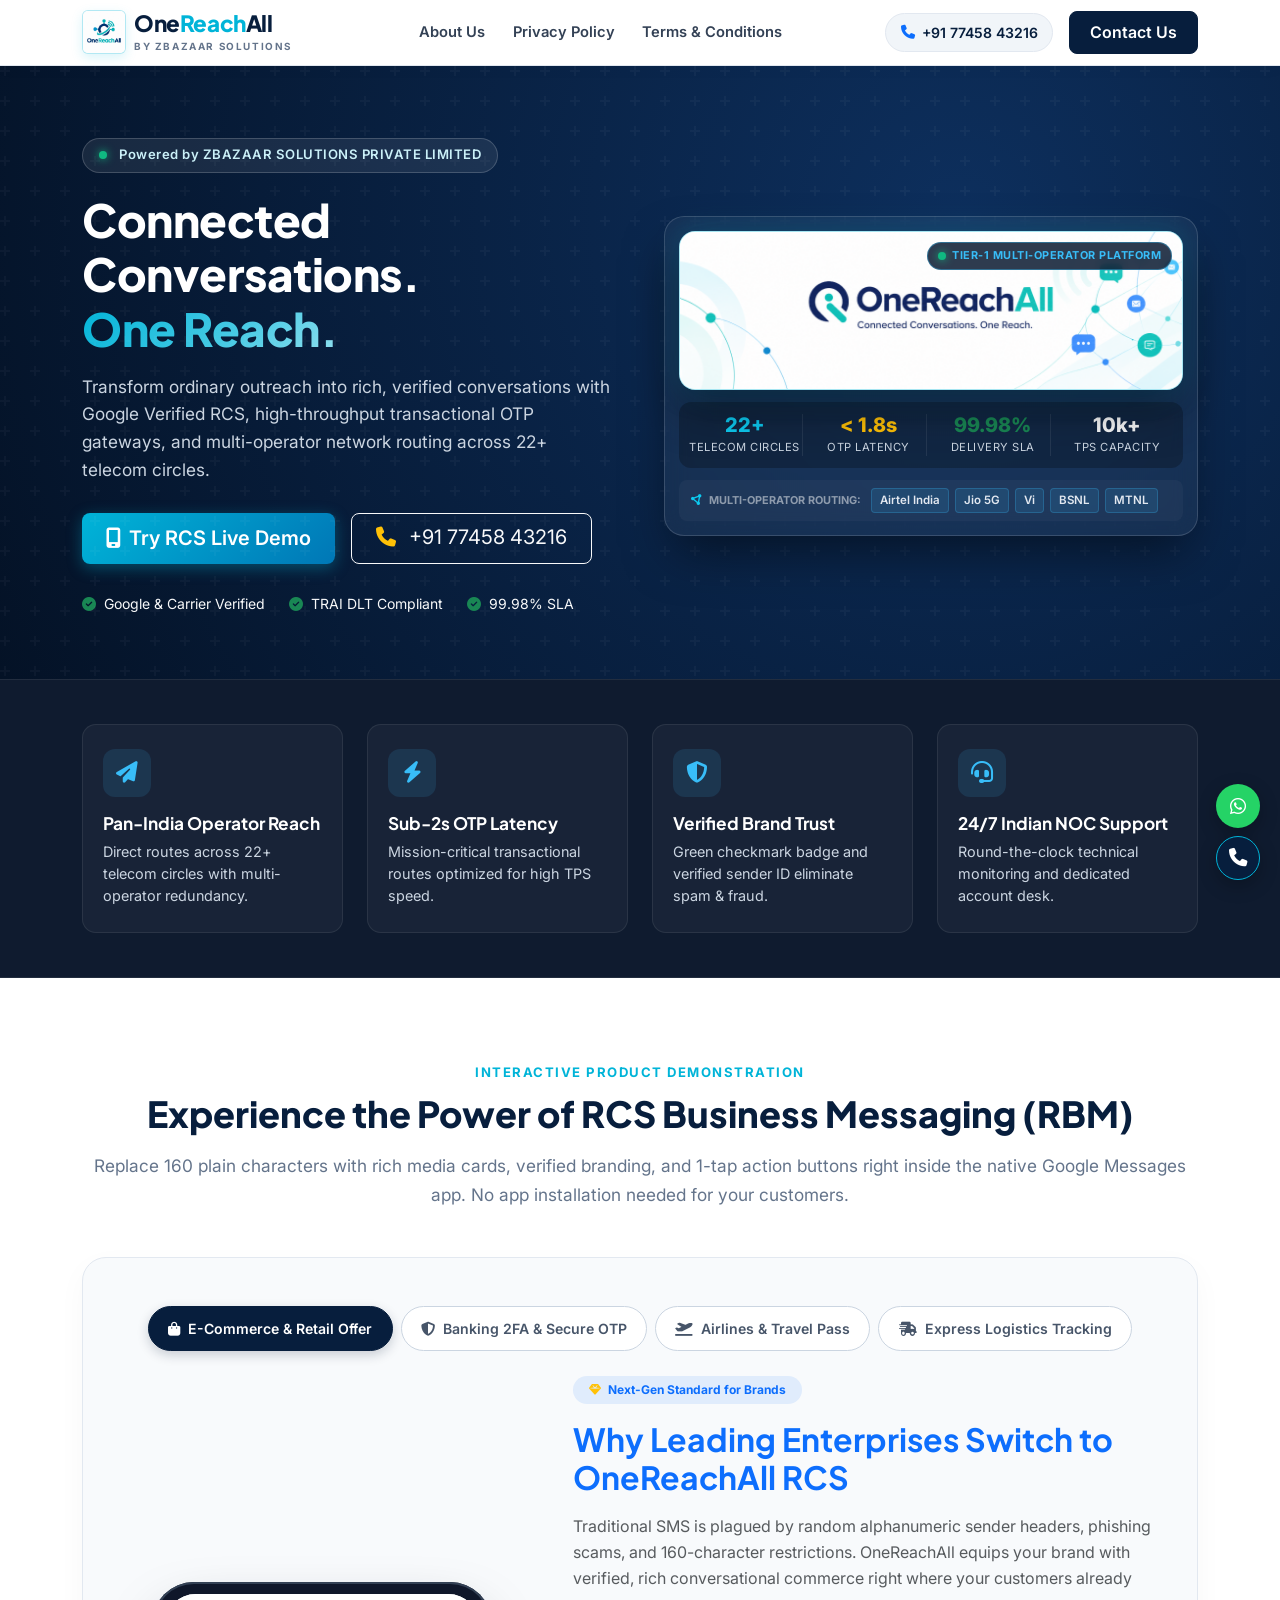
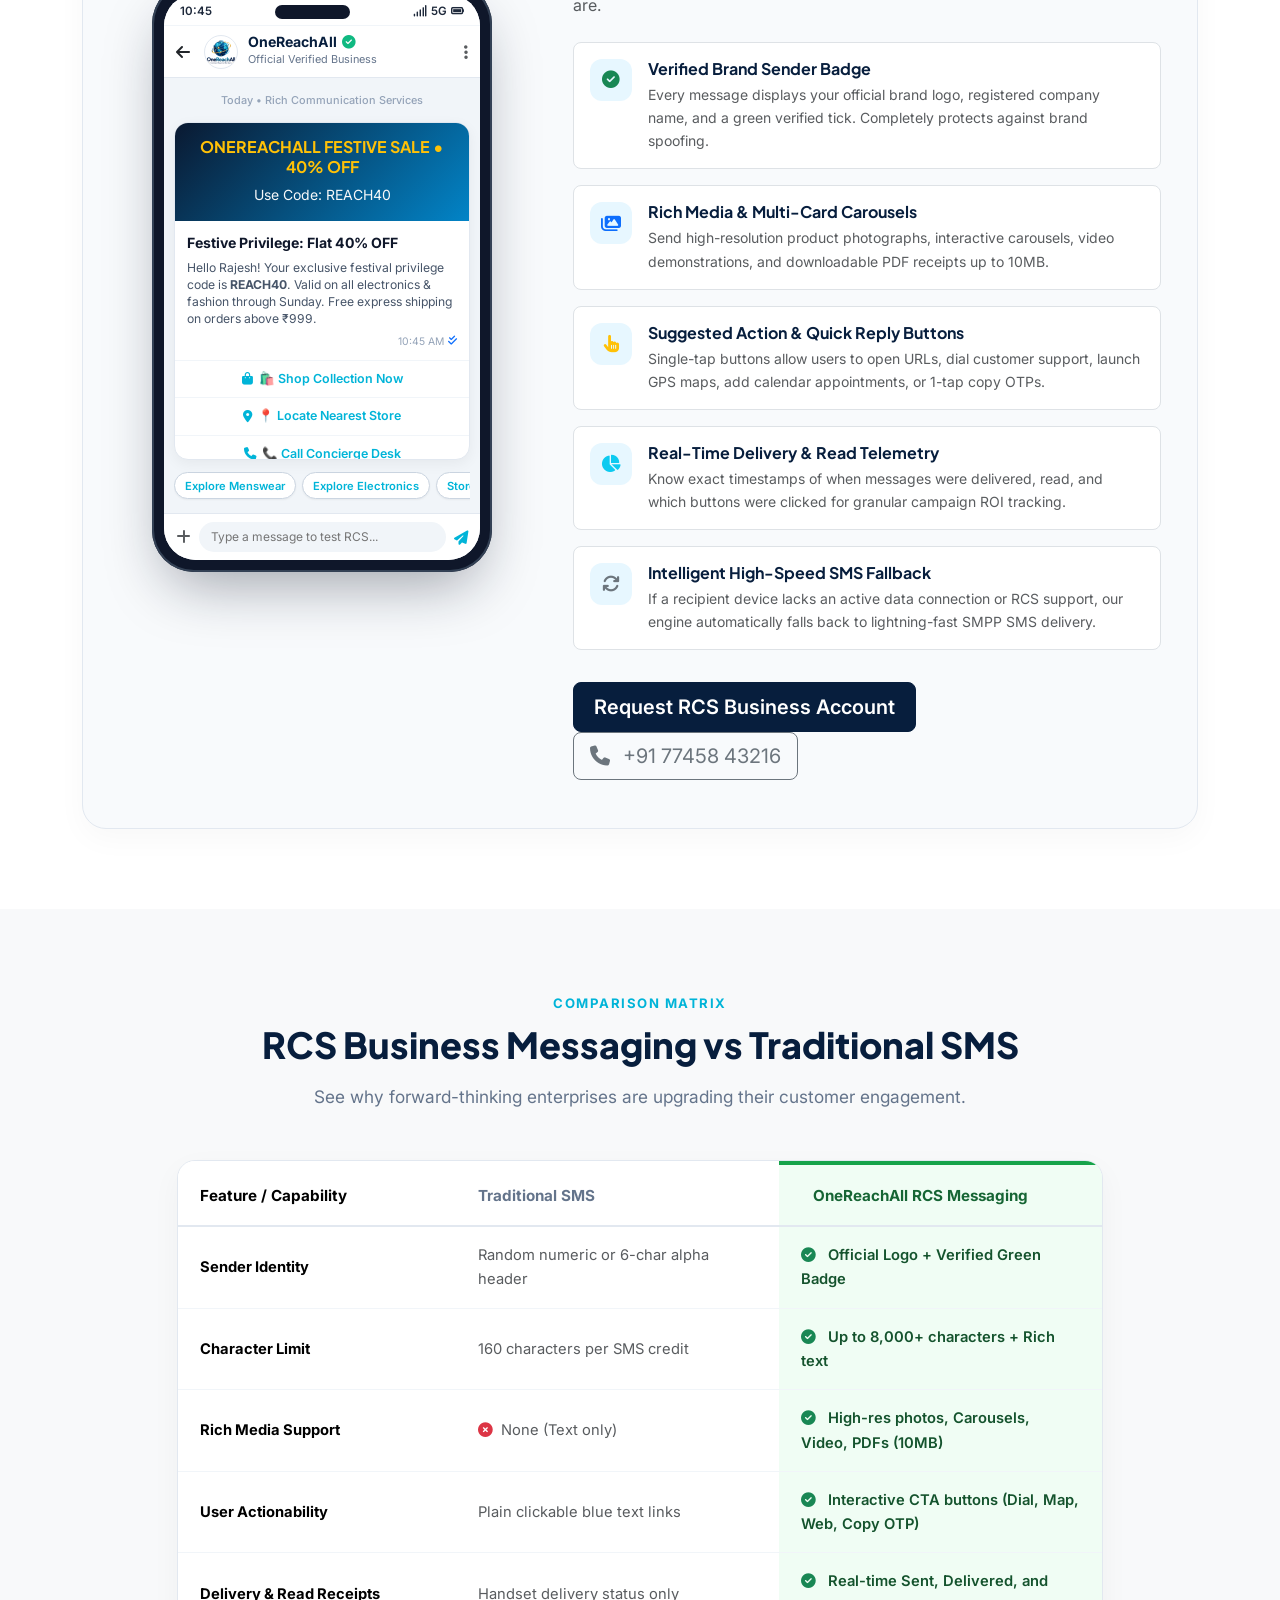
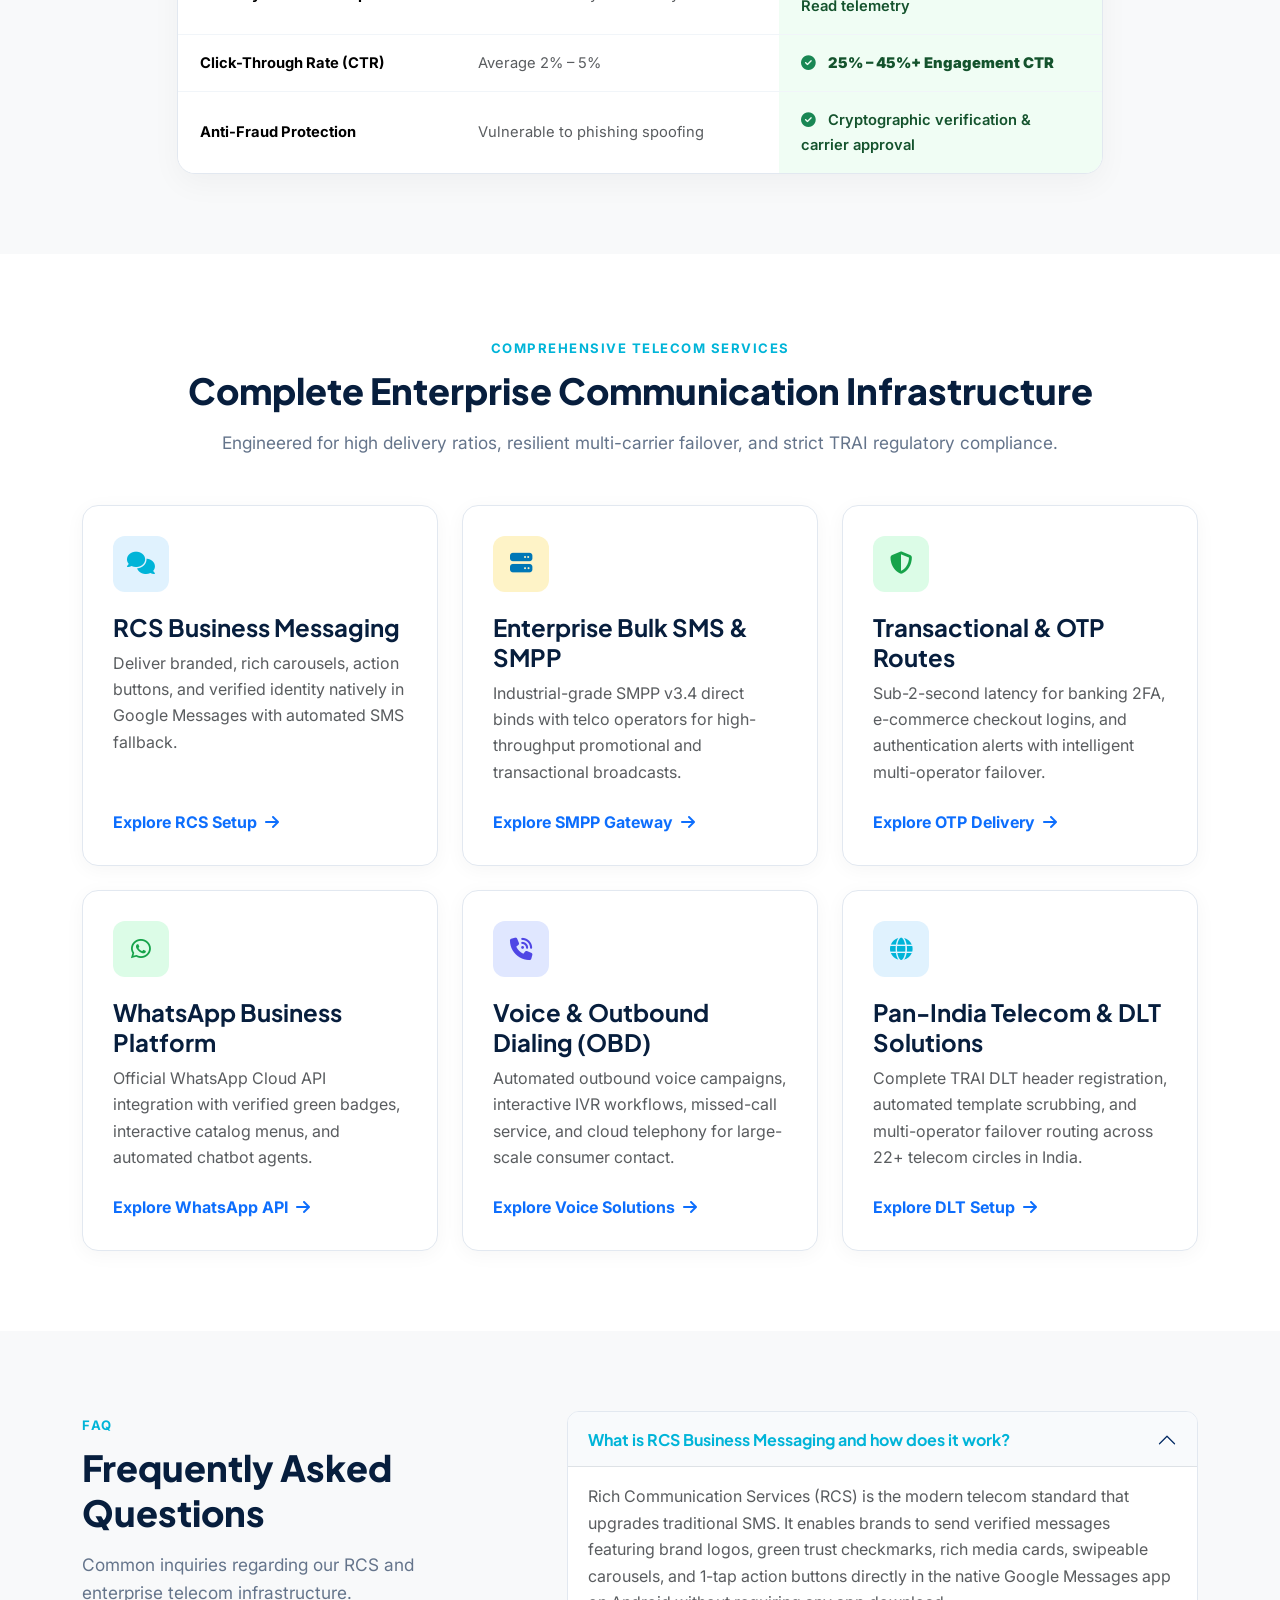
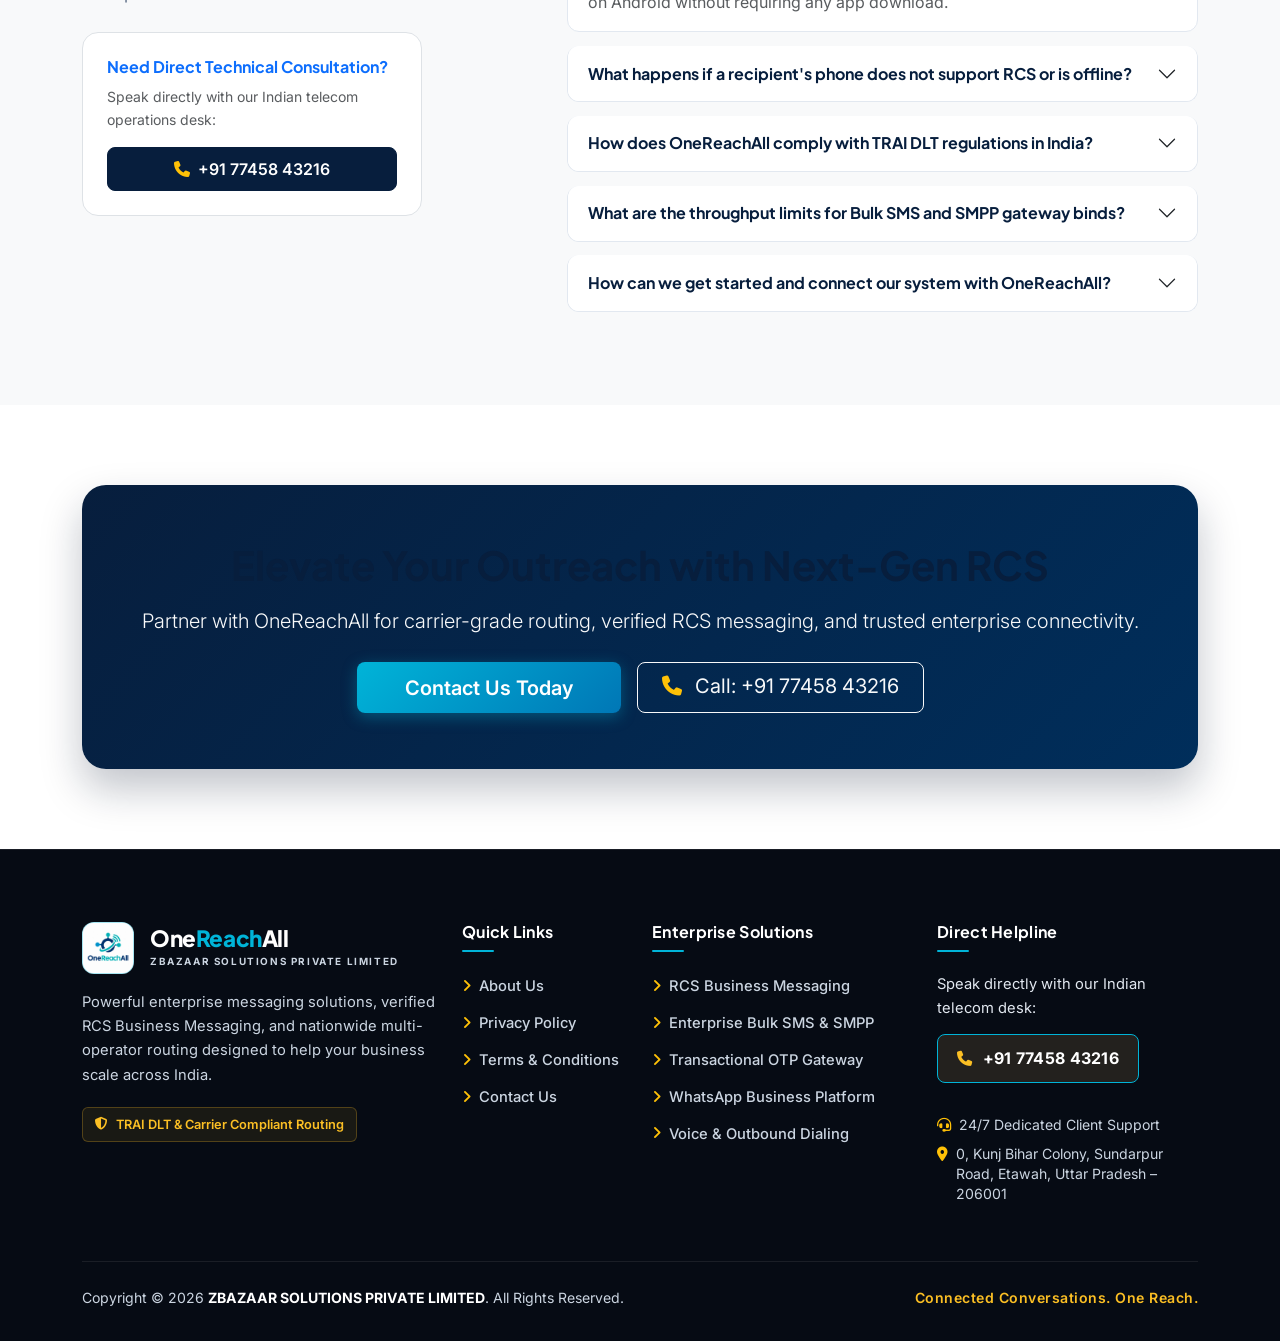
<file: index.html>
<!DOCTYPE html>
<html lang="en">
<head>
  <meta charset="UTF-8">
  <meta name="viewport" content="width=device-width, initial-scale=1.0">
  <title>OneReachAll | Next-Gen RCS &amp; Enterprise Messaging Solutions</title>
  <meta name="description" content="OneReachAll provides enterprise-grade RCS Business Messaging, Bulk SMS, SMPP Gateway, and multi-operator telecom connectivity across India. Connected Conversations. One Reach.">
  
  <link rel="icon" type="image/svg+xml" href="assets/images/logo-icon.svg">
  <link rel="preconnect" href="https://fonts.googleapis.com">
  <link rel="preconnect" href="https://fonts.gstatic.com" crossorigin>
  <link href="https://fonts.googleapis.com/css2?family=Plus+Jakarta+Sans:wght@400;500;600;700;800&family=Inter:wght@400;500;600;700&display=swap" rel="stylesheet">
  <link rel="stylesheet" href="https://cdnjs.cloudflare.com/ajax/libs/font-awesome/6.4.2/css/all.min.css">
  <link href="https://cdn.jsdelivr.net/npm/bootstrap@5.3.2/dist/css/bootstrap.min.css" rel="stylesheet">
  <link rel="stylesheet" href="assets/css/style.css">
</head>
<body>

  <!-- Top Navbar -->
  <nav class="navbar navbar-expand-lg navbar-custom">
    <div class="container">
      <a class="navbar-brand d-flex align-items-center gap-2" href="/">
        <img src="assets/images/logo.jpg" alt="OneReachAll Logo" class="navbar-logo-img">
        <div class="brand-text">
          <div class="brand-name">One<span class="text-cyan">Reach</span>All</div>
          <div class="brand-sub">BY ZBAZAAR SOLUTIONS</div>
        </div>
      </a>
      
      <button class="navbar-toggler" type="button" data-bs-toggle="collapse" data-bs-target="#mainNav" aria-controls="mainNav" aria-expanded="false" aria-label="Toggle navigation">
        <span class="navbar-toggler-icon"></span>
      </button>

      <div class="collapse navbar-collapse" id="mainNav">
        <ul class="navbar-nav mx-auto mb-2 mb-lg-0">
          <li class="nav-item"><a class="nav-link" href="about-us">About Us</a></li>
          <li class="nav-item"><a class="nav-link" href="privacy-policy">Privacy Policy</a></li>
          <li class="nav-item"><a class="nav-link" href="terms-conditions">Terms &amp; Conditions</a></li>
        </ul>

        <div class="d-flex align-items-center gap-3">
          <a href="tel:+917745843216" class="btn-phone">
            <i class="fa fa-phone text-primary"></i>
            <span>+91 77458 43216</span>
          </a>
          <a href="contact-us" class="btn btn-navy">Contact Us</a>
        </div>
      </div>
    </div>
  </nav>

  <!-- Hero Section -->
  <section class="hero-section">
    <div class="container">
      <div class="row align-items-center g-5">
        <!-- Left: Headline & CTAs -->
        <div class="col-lg-6">
          <span class="hero-badge">
            <span class="pulse-dot me-1"></span> Powered by ZBAZAAR SOLUTIONS PRIVATE LIMITED
          </span>
          <h1 class="hero-title mb-3">
            Connected Conversations. <br><span class="gradient-text">One Reach.</span>
          </h1>
          <p class="hero-desc">
            Transform ordinary outreach into rich, verified conversations with Google Verified RCS, high-throughput transactional OTP gateways, and multi-operator network routing across 22+ telecom circles.
          </p>
          <div class="d-flex flex-wrap gap-3 mb-4">
            <a href="#rcs-solutions" class="btn btn-gold btn-lg px-4">
              <i class="fa fa-mobile-screen me-2"></i> Try RCS Live Demo
            </a>
            <a href="tel:+917745843216" class="btn btn-outline-light btn-lg px-4">
              <i class="fa fa-phone me-2 text-warning"></i> +91 77458 43216
            </a>
          </div>
          <div class="d-flex flex-wrap align-items-center gap-4 text-light small pt-1">
            <div><i class="fa fa-circle-check text-success me-1"></i> Google &amp; Carrier Verified</div>
            <div><i class="fa fa-circle-check text-success me-1"></i> TRAI DLT Compliant</div>
            <div><i class="fa fa-circle-check text-success me-1"></i> 99.98% SLA</div>
          </div>
        </div>

        <!-- Right: Balanced Live Telecom Operations Dashboard -->
        <div class="col-lg-6">
          <div class="hero-dashboard-card">
            <div class="hero-banner-wrap">
              <img src="assets/images/banner.png" alt="OneReachAll - Connected Conversations. One Reach." class="hero-banner-img">
              <div class="hero-banner-overlay-badge">
                <span class="pulse-dot"></span> TIER-1 MULTI-OPERATOR PLATFORM
              </div>
            </div>

            <div class="hero-telemetry-grid">
              <div class="telemetry-item">
                <div class="telemetry-val text-info">22+</div>
                <div class="telemetry-lbl">Telecom Circles</div>
              </div>
              <div class="telemetry-item">
                <div class="telemetry-val text-warning">&lt; 1.8s</div>
                <div class="telemetry-lbl">OTP Latency</div>
              </div>
              <div class="telemetry-item">
                <div class="telemetry-val text-success">99.98%</div>
                <div class="telemetry-lbl">Delivery SLA</div>
              </div>
              <div class="telemetry-item">
                <div class="telemetry-val text-light">10k+</div>
                <div class="telemetry-lbl">TPS Capacity</div>
              </div>
            </div>

            <div class="hero-route-ticker">
              <span class="text-white-50 text-uppercase fw-bold me-1" style="font-size: 0.68rem;">
                <i class="fa fa-circle-nodes text-info me-1"></i> Multi-Operator Routing:
              </span>
              <span class="ticker-pill">Airtel India</span>
              <span class="ticker-pill">Jio 5G</span>
              <span class="ticker-pill">Vi</span>
              <span class="ticker-pill">BSNL</span>
              <span class="ticker-pill">MTNL</span>
              
            </div>
          </div>
        </div>
      </div>
    </div>
  </section>

  <!-- 4 Pillars Section -->
  <section class="features-strip">
    <div class="container">
      <div class="row g-4">
        <div class="col-md-3 col-sm-6">
          <div class="feature-box">
            <div class="feature-icon-wrap"><i class="fa fa-paper-plane"></i></div>
            <h4>Pan-India Operator Reach</h4>
            <p>Direct routes across 22+ telecom circles with multi-operator redundancy.</p>
          </div>
        </div>
        <div class="col-md-3 col-sm-6">
          <div class="feature-box">
            <div class="feature-icon-wrap"><i class="fa fa-bolt"></i></div>
            <h4>Sub-2s OTP Latency</h4>
            <p>Mission-critical transactional routes optimized for high TPS speed.</p>
          </div>
        </div>
        <div class="col-md-3 col-sm-6">
          <div class="feature-box">
            <div class="feature-icon-wrap"><i class="fa fa-shield-halved"></i></div>
            <h4>Verified Brand Trust</h4>
            <p>Green checkmark badge and verified sender ID eliminate spam &amp; fraud.</p>
          </div>
        </div>
        <div class="col-md-3 col-sm-6">
          <div class="feature-box">
            <div class="feature-icon-wrap"><i class="fa fa-headset"></i></div>
            <h4>24/7 Indian NOC Support</h4>
            <p>Round-the-clock technical monitoring and dedicated account desk.</p>
          </div>
        </div>
      </div>
    </div>
  </section>

  <!-- ========================================================
       CORE HIGHLIGHT: RCS INTERACTIVE SIMULATOR & SHOWCASE
       ======================================================== -->
  <section id="rcs-solutions" class="section-padding bg-white">
    <div class="container">
      <div class="text-center max-w-700 mx-auto mb-5">
        <span class="section-tag">Interactive Product Demonstration</span>
        <h2 class="section-title">Experience the Power of RCS Business Messaging (RBM)</h2>
        <p class="lead-text">
          Replace 160 plain characters with rich media cards, verified branding, and 1-tap action buttons right inside the native Google Messages app. No app installation needed for your customers.
        </p>
      </div>

      <div class="rcs-simulator-wrapper">
        <!-- Interactive Tabs for Use Cases -->
        <div class="d-flex flex-wrap justify-content-center gap-2 mb-4">
          <button type="button" class="rcs-tab-btn active" data-tab="retail">
            <i class="fa fa-bag-shopping"></i> E-Commerce &amp; Retail Offer
          </button>
          <button type="button" class="rcs-tab-btn" data-tab="banking">
            <i class="fa fa-shield-halved"></i> Banking 2FA &amp; Secure OTP
          </button>
          <button type="button" class="rcs-tab-btn" data-tab="travel">
            <i class="fa fa-plane-departure"></i> Airlines &amp; Travel Pass
          </button>
          <button type="button" class="rcs-tab-btn" data-tab="logistics">
            <i class="fa fa-truck-fast"></i> Express Logistics Tracking
          </button>
        </div>

        <div class="row align-items-center g-5">
          <!-- Left: Fixed-Height Realistic Smartphone Simulator -->
          <div class="col-lg-5">
            <div class="rcs-phone-bezel">
              <div class="rcs-phone-screen">
                <!-- Phone Status Bar -->
                <div class="rcs-status-bar">
                  <span>10:45</span>
                  <div class="rcs-notch"></div>
                  <div class="d-flex align-items-center gap-1">
                    <i class="fa fa-signal"></i>
                    <span>5G</span>
                    <i class="fa fa-battery-full"></i>
                  </div>
                </div>

                <!-- RCS App Header -->
                <div class="rcs-app-header">
                  <button type="button" id="rcsBackBtn" class="btn p-0 border-0 bg-transparent text-dark me-1" title="Back to Inbox"><i class="fa fa-arrow-left"></i></button>
                  <img src="assets/images/logo.png" alt="OneReachAll Avatar" class="rcs-app-avatar">
                  <div class="flex-grow-1">
                    <div class="rcs-brand-name">
                      OneReachAll <i class="fa-solid fa-circle-check rcs-verified-badge" title="Verified Brand"></i>
                    </div>
                    <span class="rcs-brand-status">Official Verified Business</span>
                  </div>
                  <button type="button" id="rcsMenuBtn" class="btn p-0 border-0 bg-transparent text-muted" title="Business Info"><i class="fa fa-ellipsis-vertical"></i></button>
                </div>

                <!-- Chat Body with Rich Card -->
                <div class="rcs-chat-body">
                  <div class="rcs-chat-date">Today &bull; Rich Communication Services</div>

                  <div id="phoneRichCard" class="rcs-rich-card">
                    <div class="rcs-card-media-banner">
                      <h6 id="rcsBannerText" class="fw-bold mb-1 text-warning">ONEREACHALL FESTIVE SALE • 40% OFF</h6>
                      <small id="rcsBannerSub" class="text-light">Use Code: REACH40</small>
                    </div>
                    <div class="rcs-card-content">
                      <div id="rcsCardTitle" class="rcs-card-title">Festive Privilege: Flat 40% OFF</div>
                      <div id="rcsCardText" class="rcs-card-text">
                        Hello Rajesh! Your exclusive festival privilege code is <strong>REACH40</strong>. Valid on all electronics &amp; fashion through Sunday. Free express shipping on orders above ₹999.
                      </div>
                      <div class="rcs-card-time">
                        <span>10:45 AM</span>
                        <i class="fa fa-check-double text-primary"></i>
                      </div>
                    </div>
                    <div id="rcsCardActions" class="rcs-actions-list">
                      <!-- Action buttons rendered via JS -->
                    </div>
                  </div>

                  <!-- Quick Reply Chips -->
                  <div id="rcsCardChips" class="rcs-chips-row">
                    <!-- Chips rendered via JS -->
                  </div>
                </div>

                <!-- Chat Input Bar -->
                <div class="rcs-input-bar">
                  <i class="fa fa-plus text-muted" id="rcsAttachBtn" role="button" title="Add Media"></i>
                  <input type="text" id="rcsInputText" placeholder="Type a message to test RCS...">
                  <button type="button" id="rcsSendBtn" class="btn p-0 border-0 bg-transparent" title="Send RCS message">
                    <i class="fa fa-paper-plane rcs-send-icon"></i>
                  </button>
                </div>
              </div>
            </div>
          </div>

          <!-- Right: Key RCS Capabilities -->
          <div class="col-lg-7">
            <span class="badge bg-primary bg-opacity-10 text-primary px-3 py-2 rounded-pill fw-bold mb-3">
              <i class="fa fa-gem me-1 text-warning"></i> Next-Gen Standard for Brands
            </span>
            <h3 class="h2 fw-bold text-primary mb-3">Why Leading Enterprises Switch to OneReachAll RCS</h3>
            <p class="text-muted mb-4">
              Traditional SMS is plagued by random alphanumeric sender headers, phishing scams, and 160-character restrictions. OneReachAll equips your brand with verified, rich conversational commerce right where your customers already are.
            </p>

            <div class="d-flex flex-column gap-3">
              <div class="p-3 bg-white border rounded-3 shadow-xs d-flex align-items-start gap-3">
                <div class="feature-icon-wrap mb-0 flex-shrink-0" style="width: 42px; height: 42px; font-size: 1.1rem;">
                  <i class="fa-solid fa-circle-check text-success"></i>
                </div>
                <div>
                  <h5 class="fw-bold mb-1 fs-6">Verified Brand Sender Badge</h5>
                  <p class="text-muted small mb-0">Every message displays your official brand logo, registered company name, and a green verified tick. Completely protects against brand spoofing.</p>
                </div>
              </div>

              <div class="p-3 bg-white border rounded-3 shadow-xs d-flex align-items-start gap-3">
                <div class="feature-icon-wrap mb-0 flex-shrink-0" style="width: 42px; height: 42px; font-size: 1.1rem;">
                  <i class="fa fa-images text-primary"></i>
                </div>
                <div>
                  <h5 class="fw-bold mb-1 fs-6">Rich Media &amp; Multi-Card Carousels</h5>
                  <p class="text-muted small mb-0">Send high-resolution product photographs, interactive carousels, video demonstrations, and downloadable PDF receipts up to 10MB.</p>
                </div>
              </div>

              <div class="p-3 bg-white border rounded-3 shadow-xs d-flex align-items-start gap-3">
                <div class="feature-icon-wrap mb-0 flex-shrink-0" style="width: 42px; height: 42px; font-size: 1.1rem;">
                  <i class="fa fa-hand-pointer text-warning"></i>
                </div>
                <div>
                  <h5 class="fw-bold mb-1 fs-6">Suggested Action &amp; Quick Reply Buttons</h5>
                  <p class="text-muted small mb-0">Single-tap buttons allow users to open URLs, dial customer support, launch GPS maps, add calendar appointments, or 1-tap copy OTPs.</p>
                </div>
              </div>

              <div class="p-3 bg-white border rounded-3 shadow-xs d-flex align-items-start gap-3">
                <div class="feature-icon-wrap mb-0 flex-shrink-0" style="width: 42px; height: 42px; font-size: 1.1rem;">
                  <i class="fa fa-chart-pie text-info"></i>
                </div>
                <div>
                  <h5 class="fw-bold mb-1 fs-6">Real-Time Delivery &amp; Read Telemetry</h5>
                  <p class="text-muted small mb-0">Know exact timestamps of when messages were delivered, read, and which buttons were clicked for granular campaign ROI tracking.</p>
                </div>
              </div>

              <div class="p-3 bg-white border rounded-3 shadow-xs d-flex align-items-start gap-3">
                <div class="feature-icon-wrap mb-0 flex-shrink-0" style="width: 42px; height: 42px; font-size: 1.1rem;">
                  <i class="fa fa-arrows-rotate text-secondary"></i>
                </div>
                <div>
                  <h5 class="fw-bold mb-1 fs-6">Intelligent High-Speed SMS Fallback</h5>
                  <p class="text-muted small mb-0">If a recipient device lacks an active data connection or RCS support, our engine automatically falls back to lightning-fast SMPP SMS delivery.</p>
                </div>
              </div>
            </div>

            <div class="mt-4 pt-2">
              <a href="contact-us" class="btn btn-navy btn-lg me-3">Request RCS Business Account</a>
              <a href="tel:+917745843216" class="btn btn-outline-secondary btn-lg">
                <i class="fa fa-phone me-2"></i> +91 77458 43216
              </a>
            </div>
          </div>
        </div>
      </div>
    </div>
  </section>

  <!-- ========================================================
       RCS VS TRADITIONAL SMS COMPARISON TABLE
       ======================================================== -->
  <section class="section-padding bg-light">
    <div class="container">
      <div class="text-center max-w-700 mx-auto mb-5">
        <span class="section-tag">Comparison Matrix</span>
        <h2 class="section-title">RCS Business Messaging vs Traditional SMS</h2>
        <p class="lead-text">See why forward-thinking enterprises are upgrading their customer engagement.</p>
      </div>

      <div class="row justify-content-center">
        <div class="col-lg-10">
          <div class="comparison-card">
            <div class="table-responsive">
              <table class="table comparison-table">
                <thead>
                  <tr>
                    <th scope="col" style="width: 30%;">Feature / Capability</th>
                    <th scope="col" style="width: 35%; color: #64748b;">Traditional SMS</th>
                    <th scope="col" class="highlight-col" style="width: 35%;">
                      <i class="fa fa-shield-check me-2"></i> OneReachAll RCS Messaging
                    </th>
                  </tr>
                </thead>
                <tbody>
                  <tr>
                    <td><strong>Sender Identity</strong></td>
                    <td class="text-muted">Random numeric or 6-char alpha header</td>
                    <td class="highlight-col">
                      <i class="fa fa-check-circle text-success me-2"></i> Official Logo + Verified Green Badge
                    </td>
                  </tr>
                  <tr>
                    <td><strong>Character Limit</strong></td>
                    <td class="text-muted">160 characters per SMS credit</td>
                    <td class="highlight-col">
                      <i class="fa fa-check-circle text-success me-2"></i> Up to 8,000+ characters + Rich text
                    </td>
                  </tr>
                  <tr>
                    <td><strong>Rich Media Support</strong></td>
                    <td class="text-muted"><i class="fa fa-times-circle text-danger me-1"></i> None (Text only)</td>
                    <td class="highlight-col">
                      <i class="fa fa-check-circle text-success me-2"></i> High-res photos, Carousels, Video, PDFs (10MB)
                    </td>
                  </tr>
                  <tr>
                    <td><strong>User Actionability</strong></td>
                    <td class="text-muted">Plain clickable blue text links</td>
                    <td class="highlight-col">
                      <i class="fa fa-check-circle text-success me-2"></i> Interactive CTA buttons (Dial, Map, Web, Copy OTP)
                    </td>
                  </tr>
                  <tr>
                    <td><strong>Delivery &amp; Read Receipts</strong></td>
                    <td class="text-muted">Handset delivery status only</td>
                    <td class="highlight-col">
                      <i class="fa fa-check-circle text-success me-2"></i> Real-time Sent, Delivered, and Read telemetry
                    </td>
                  </tr>
                  <tr>
                    <td><strong>Click-Through Rate (CTR)</strong></td>
                    <td class="text-muted">Average 2% – 5%</td>
                    <td class="highlight-col">
                      <i class="fa fa-check-circle text-success me-2"></i> <strong>25% – 45%+ Engagement CTR</strong>
                    </td>
                  </tr>
                  <tr>
                    <td><strong>Anti-Fraud Protection</strong></td>
                    <td class="text-muted">Vulnerable to phishing spoofing</td>
                    <td class="highlight-col">
                      <i class="fa fa-check-circle text-success me-2"></i> Cryptographic verification &amp; carrier approval
                    </td>
                  </tr>
                </tbody>
              </table>
            </div>
          </div>
        </div>
      </div>
    </div>
  </section>

  <!-- ========================================================
       FULL SUITE OF ENTERPRISE SOLUTIONS
       ======================================================== -->
  <section id="services" class="section-padding bg-white">
    <div class="container">
      <div class="text-center max-w-700 mx-auto mb-5">
        <span class="section-tag">Comprehensive Telecom Services</span>
        <h2 class="section-title">Complete Enterprise Communication Infrastructure</h2>
        <p class="lead-text">
          Engineered for high delivery ratios, resilient multi-carrier failover, and strict TRAI regulatory compliance.
        </p>
      </div>

      <div class="row g-4">
        <!-- Solution 1 -->
        <div class="col-lg-4 col-md-6">
          <div class="service-card">
            <div class="service-icon"><i class="fa fa-comments"></i></div>
            <h4 class="fw-bold mb-2">RCS Business Messaging</h4>
            <p class="text-muted mb-4 flex-grow-1">
              Deliver branded, rich carousels, action buttons, and verified identity natively in Google Messages with automated SMS fallback.
            </p>
            <a href="contact-us" class="text-primary fw-bold text-decoration-none">
              Explore RCS Setup <i class="fa fa-arrow-right ms-1"></i>
            </a>
          </div>
        </div>

        <!-- Solution 2 -->
        <div class="col-lg-4 col-md-6">
          <div class="service-card">
            <div class="service-icon gold"><i class="fa fa-server"></i></div>
            <h4 class="fw-bold mb-2">Enterprise Bulk SMS &amp; SMPP</h4>
            <p class="text-muted mb-4 flex-grow-1">
              Industrial-grade SMPP v3.4 direct binds with telco operators for high-throughput promotional and transactional broadcasts.
            </p>
            <a href="contact-us" class="text-primary fw-bold text-decoration-none">
              Explore SMPP Gateway <i class="fa fa-arrow-right ms-1"></i>
            </a>
          </div>
        </div>

        <!-- Solution 3 -->
        <div class="col-lg-4 col-md-6">
          <div class="service-card">
            <div class="service-icon green"><i class="fa fa-shield-halved"></i></div>
            <h4 class="fw-bold mb-2">Transactional &amp; OTP Routes</h4>
            <p class="text-muted mb-4 flex-grow-1">
              Sub-2-second latency for banking 2FA, e-commerce checkout logins, and authentication alerts with intelligent multi-operator failover.
            </p>
            <a href="contact-us" class="text-primary fw-bold text-decoration-none">
              Explore OTP Delivery <i class="fa fa-arrow-right ms-1"></i>
            </a>
          </div>
        </div>

        <!-- Solution 4 -->
        <div class="col-lg-4 col-md-6">
          <div class="service-card">
            <div class="service-icon green"><i class="fa-brands fa-whatsapp"></i></div>
            <h4 class="fw-bold mb-2">WhatsApp Business Platform</h4>
            <p class="text-muted mb-4 flex-grow-1">
              Official WhatsApp Cloud API integration with verified green badges, interactive catalog menus, and automated chatbot agents.
            </p>
            <a href="contact-us" class="text-primary fw-bold text-decoration-none">
              Explore WhatsApp API <i class="fa fa-arrow-right ms-1"></i>
            </a>
          </div>
        </div>

        <!-- Solution 5 -->
        <div class="col-lg-4 col-md-6">
          <div class="service-card">
            <div class="service-icon indigo"><i class="fa fa-phone-volume"></i></div>
            <h4 class="fw-bold mb-2">Voice &amp; Outbound Dialing (OBD)</h4>
            <p class="text-muted mb-4 flex-grow-1">
              Automated outbound voice campaigns, interactive IVR workflows, missed-call service, and cloud telephony for large-scale consumer contact.
            </p>
            <a href="contact-us" class="text-primary fw-bold text-decoration-none">
              Explore Voice Solutions <i class="fa fa-arrow-right ms-1"></i>
            </a>
          </div>
        </div>

        <!-- Solution 6 -->
        <div class="col-lg-4 col-md-6">
          <div class="service-card">
            <div class="service-icon"><i class="fa fa-globe"></i></div>
            <h4 class="fw-bold mb-2">Pan-India Telecom &amp; DLT Solutions</h4>
            <p class="text-muted mb-4 flex-grow-1">
              Complete TRAI DLT header registration, automated template scrubbing, and multi-operator failover routing across 22+ telecom circles in India.
            </p>
            <a href="contact-us" class="text-primary fw-bold text-decoration-none">
              Explore DLT Setup <i class="fa fa-arrow-right ms-1"></i>
            </a>
          </div>
        </div>
      </div>
    </div>
  </section>

  <!-- ========================================================
       FAQ ACCORDION SECTION
       ======================================================== -->
  <section class="section-padding bg-light">
    <div class="container">
      <div class="row g-5">
        <div class="col-lg-4">
          <span class="section-tag">FAQ</span>
          <h2 class="section-title">Frequently Asked Questions</h2>
          <p class="lead-text">Common inquiries regarding our RCS and enterprise telecom infrastructure.</p>
          <div class="p-4 bg-white border rounded-4 shadow-xs mt-4">
            <h6 class="fw-bold text-primary mb-2">Need Direct Technical Consultation?</h6>
            <p class="small text-muted mb-3">Speak directly with our Indian telecom operations desk:</p>
            <a href="tel:+917745843216" class="btn btn-navy w-100">
              <i class="fa fa-phone me-2 text-warning"></i> +91 77458 43216
            </a>
          </div>
        </div>

        <div class="col-lg-7 offset-lg-1">
          <div class="accordion" id="faqAccordion">
            <div class="accordion-item">
              <h2 class="accordion-header">
                <button class="accordion-button" type="button" data-bs-toggle="collapse" data-bs-target="#f1">
                  What is RCS Business Messaging and how does it work?
                </button>
              </h2>
              <div id="f1" class="accordion-collapse collapse show" data-bs-parent="#faqAccordion">
                <div class="accordion-body text-muted">
                  Rich Communication Services (RCS) is the modern telecom standard that upgrades traditional SMS. It enables brands to send verified messages featuring brand logos, green trust checkmarks, rich media cards, swipeable carousels, and 1-tap action buttons directly in the native Google Messages app on Android without requiring any app download.
                </div>
              </div>
            </div>

            <div class="accordion-item">
              <h2 class="accordion-header">
                <button class="accordion-button collapsed" type="button" data-bs-toggle="collapse" data-bs-target="#f2">
                  What happens if a recipient's phone does not support RCS or is offline?
                </button>
              </h2>
              <div id="f2" class="accordion-collapse collapse" data-bs-parent="#faqAccordion">
                <div class="accordion-body text-muted">
                  OneReachAll utilizes an intelligent automatic fallback engine. If the recipient does not have an active data connection or uses an unsupported device, the system automatically converts and delivers the message via our high-speed SMPP SMS route within seconds, ensuring 100% reachability.
                </div>
              </div>
            </div>

            <div class="accordion-item">
              <h2 class="accordion-header">
                <button class="accordion-button collapsed" type="button" data-bs-toggle="collapse" data-bs-target="#f3">
                  How does OneReachAll comply with TRAI DLT regulations in India?
                </button>
              </h2>
              <div id="f3" class="accordion-collapse collapse" data-bs-parent="#faqAccordion">
                <div class="accordion-body text-muted">
                  All domestic Indian routes operated by OneReachAll are fully integrated with major telecom DLT platforms (Jio, Airtel, Vi, BSNL). We assist enterprise clients with Principal Entity (PE) registration, header scrubbing, and content template whitelisting to guarantee seamless compliance.
                </div>
              </div>
            </div>

            <div class="accordion-item">
              <h2 class="accordion-header">
                <button class="accordion-button collapsed" type="button" data-bs-toggle="collapse" data-bs-target="#f4">
                  What are the throughput limits for Bulk SMS and SMPP gateway binds?
                </button>
              </h2>
              <div id="f4" class="accordion-collapse collapse" data-bs-parent="#faqAccordion">
                <div class="accordion-body text-muted">
                  Our carrier-grade SMPP v3.4 gateways scale up to 10,000+ TPS (Transactions Per Second) with multi-bind load balancing, ideal for large national festivals, OTP spikes, and nationwide marketing campaigns.
                </div>
              </div>
            </div>

            <div class="accordion-item">
              <h2 class="accordion-header">
                <button class="accordion-button collapsed" type="button" data-bs-toggle="collapse" data-bs-target="#f5">
                  How can we get started and connect our system with OneReachAll?
                </button>
              </h2>
              <div id="f5" class="accordion-collapse collapse" data-bs-parent="#faqAccordion">
                <div class="accordion-body text-muted">
                  You can call our Indian representative directly at <strong>+91 77458 43216</strong> or submit an inquiry through our Contact Us page. Our onboarding team configures your API sandbox or SMPP credentials within hours.
                </div>
              </div>
            </div>
          </div>
        </div>
      </div>
    </div>
  </section>

  <!-- ========================================================
       CTA BOX
       ======================================================== -->
  <section class="section-padding bg-white">
    <div class="container">
      <div class="cta-banner text-center">
        <h2 class="display-6 fw-bold mb-3">Elevate Your Outreach with Next-Gen RCS</h2>
        <p class="lead text-light mb-4 max-w-700 mx-auto">
          Partner with OneReachAll for carrier-grade routing, verified RCS messaging, and trusted enterprise connectivity.
        </p>
        <div class="d-flex flex-wrap justify-content-center gap-3">
          <a href="contact-us" class="btn btn-gold btn-lg px-5">Contact Us Today</a>
          <a href="tel:+917745843216" class="btn btn-outline-light btn-lg px-4">
            <i class="fa fa-phone me-2 text-warning"></i> Call: +91 77458 43216
          </a>
        </div>
      </div>
    </div>
  </section>

  <!-- Footer -->
  <footer class="footer-main">
    <div class="container">
      <div class="row g-4">
        <div class="col-lg-4 col-md-6">
          <a href="/" class="d-flex align-items-center gap-3 mb-3 text-decoration-none">
            <img src="assets/images/logo.jpg" alt="OneReachAll Logo" class="footer-logo-img">
            <div class="brand-text">
              <div class="brand-name text-white">One<span class="text-cyan">Reach</span>All</div>
              <div class="brand-sub text-muted">ZBAZAAR SOLUTIONS PRIVATE LIMITED</div>
            </div>
          </a>
          <p class="footer-desc">
            Powerful enterprise messaging solutions, verified RCS Business Messaging, and nationwide multi-operator routing designed to help your business scale across India.
          </p>
          <div class="footer-trust-badge">
            <i class="fa fa-shield-halved me-2"></i> TRAI DLT &amp; Carrier Compliant Routing
          </div>
        </div>

        <div class="col-lg-2 col-md-6">
          <h5 class="footer-links-title">Quick Links</h5>
          <ul class="footer-nav">
            <li><a href="about-us"><i class="fa fa-angle-right me-2 text-warning"></i>About Us</a></li>
            <li><a href="privacy-policy"><i class="fa fa-angle-right me-2 text-warning"></i>Privacy Policy</a></li>
            <li><a href="terms-conditions"><i class="fa fa-angle-right me-2 text-warning"></i>Terms &amp; Conditions</a></li>
            <li><a href="contact-us"><i class="fa fa-angle-right me-2 text-warning"></i>Contact Us</a></li>
          </ul>
        </div>

        <div class="col-lg-3 col-md-6">
          <h5 class="footer-links-title">Enterprise Solutions</h5>
          <ul class="footer-nav">
            <li><a href="#rcs-solutions"><i class="fa fa-angle-right me-2 text-warning"></i>RCS Business Messaging</a></li>
            <li><a href="#services"><i class="fa fa-angle-right me-2 text-warning"></i>Enterprise Bulk SMS &amp; SMPP</a></li>
            <li><a href="#services"><i class="fa fa-angle-right me-2 text-warning"></i>Transactional OTP Gateway</a></li>
            <li><a href="#services"><i class="fa fa-angle-right me-2 text-warning"></i>WhatsApp Business Platform</a></li>
            <li><a href="#services"><i class="fa fa-angle-right me-2 text-warning"></i>Voice &amp; Outbound Dialing</a></li>
          </ul>
        </div>

        <div class="col-lg-3 col-md-6">
          <h5 class="footer-links-title">Direct Helpline</h5>
          <p class="footer-help-text">Speak directly with our Indian telecom desk:</p>
          <a href="tel:+917745843216" class="btn-footer-phone mb-3">
            <i class="fa fa-phone"></i>
            <span>+91 77458 43216</span>
          </a>
          <div class="footer-support-info">
            <div class="footer-info-item"><i class="fa fa-headset text-warning me-2"></i> 24/7 Dedicated Client Support</div>
            <div class="footer-info-item"><i class="fa fa-location-dot text-warning me-2"></i> 0, Kunj Bihar Colony, Sundarpur Road, Etawah, Uttar Pradesh &ndash; 206001</div>
          </div>
        </div>
      </div>

      <div class="footer-bottom d-flex flex-wrap justify-content-between align-items-center">
        <div>Copyright &copy; 2026 <strong>ZBAZAAR SOLUTIONS PRIVATE LIMITED</strong>. All Rights Reserved.</div>
        <div class="footer-tagline">Connected Conversations. One Reach.</div>
      </div>
    </div>
  </footer>

  <!-- Floating Quick Connect Action Buttons -->
  <div class="floating-contact-btn">
    <a href="https://wa.me/917745843216" target="_blank" class="float-wa-btn" title="Chat on WhatsApp">
      <i class="fa-brands fa-whatsapp"></i>
    </a>
    <a href="tel:+917745843216" class="float-call-btn" title="Call Helpline">
      <i class="fa fa-phone"></i>
    </a>
  </div>

  <script src="https://cdn.jsdelivr.net/npm/bootstrap@5.3.2/dist/js/bootstrap.bundle.min.js"></script>
  <script src="assets/js/main.js"></script>
</body>
</html>
</file>
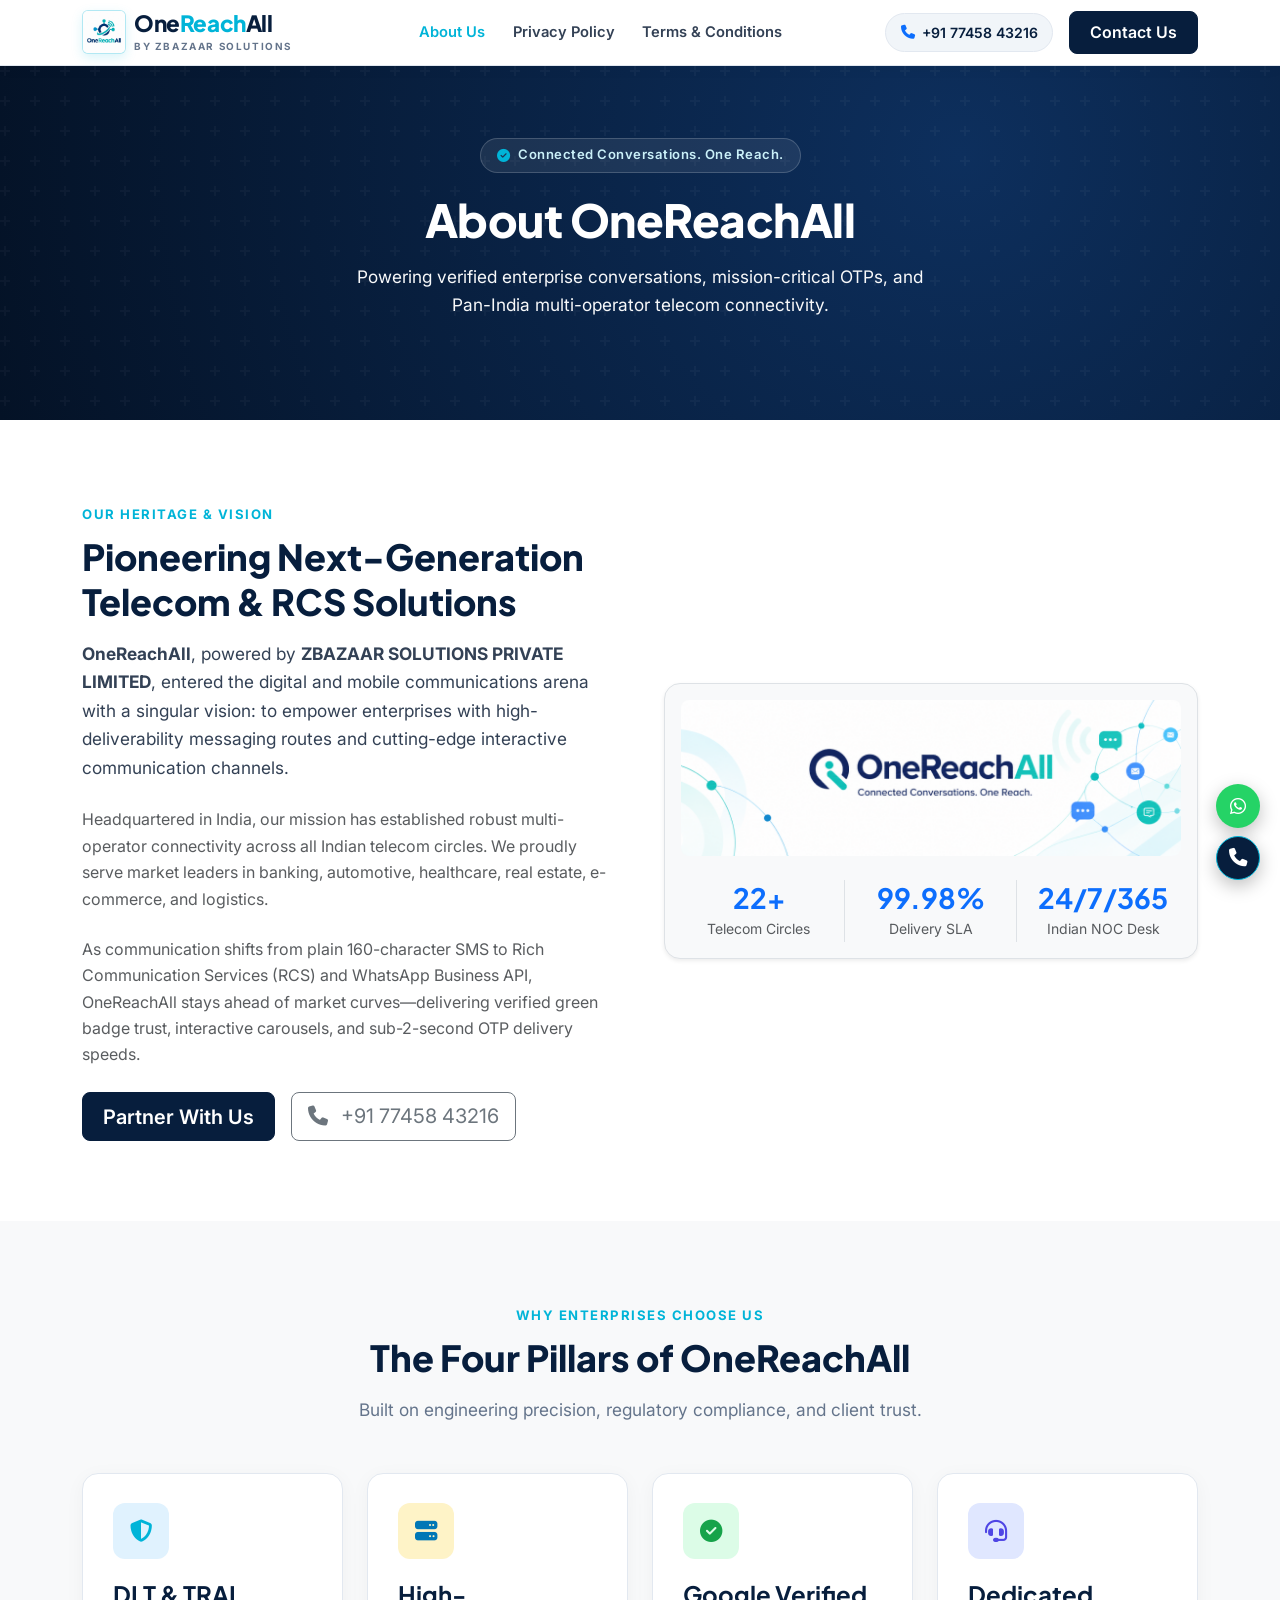
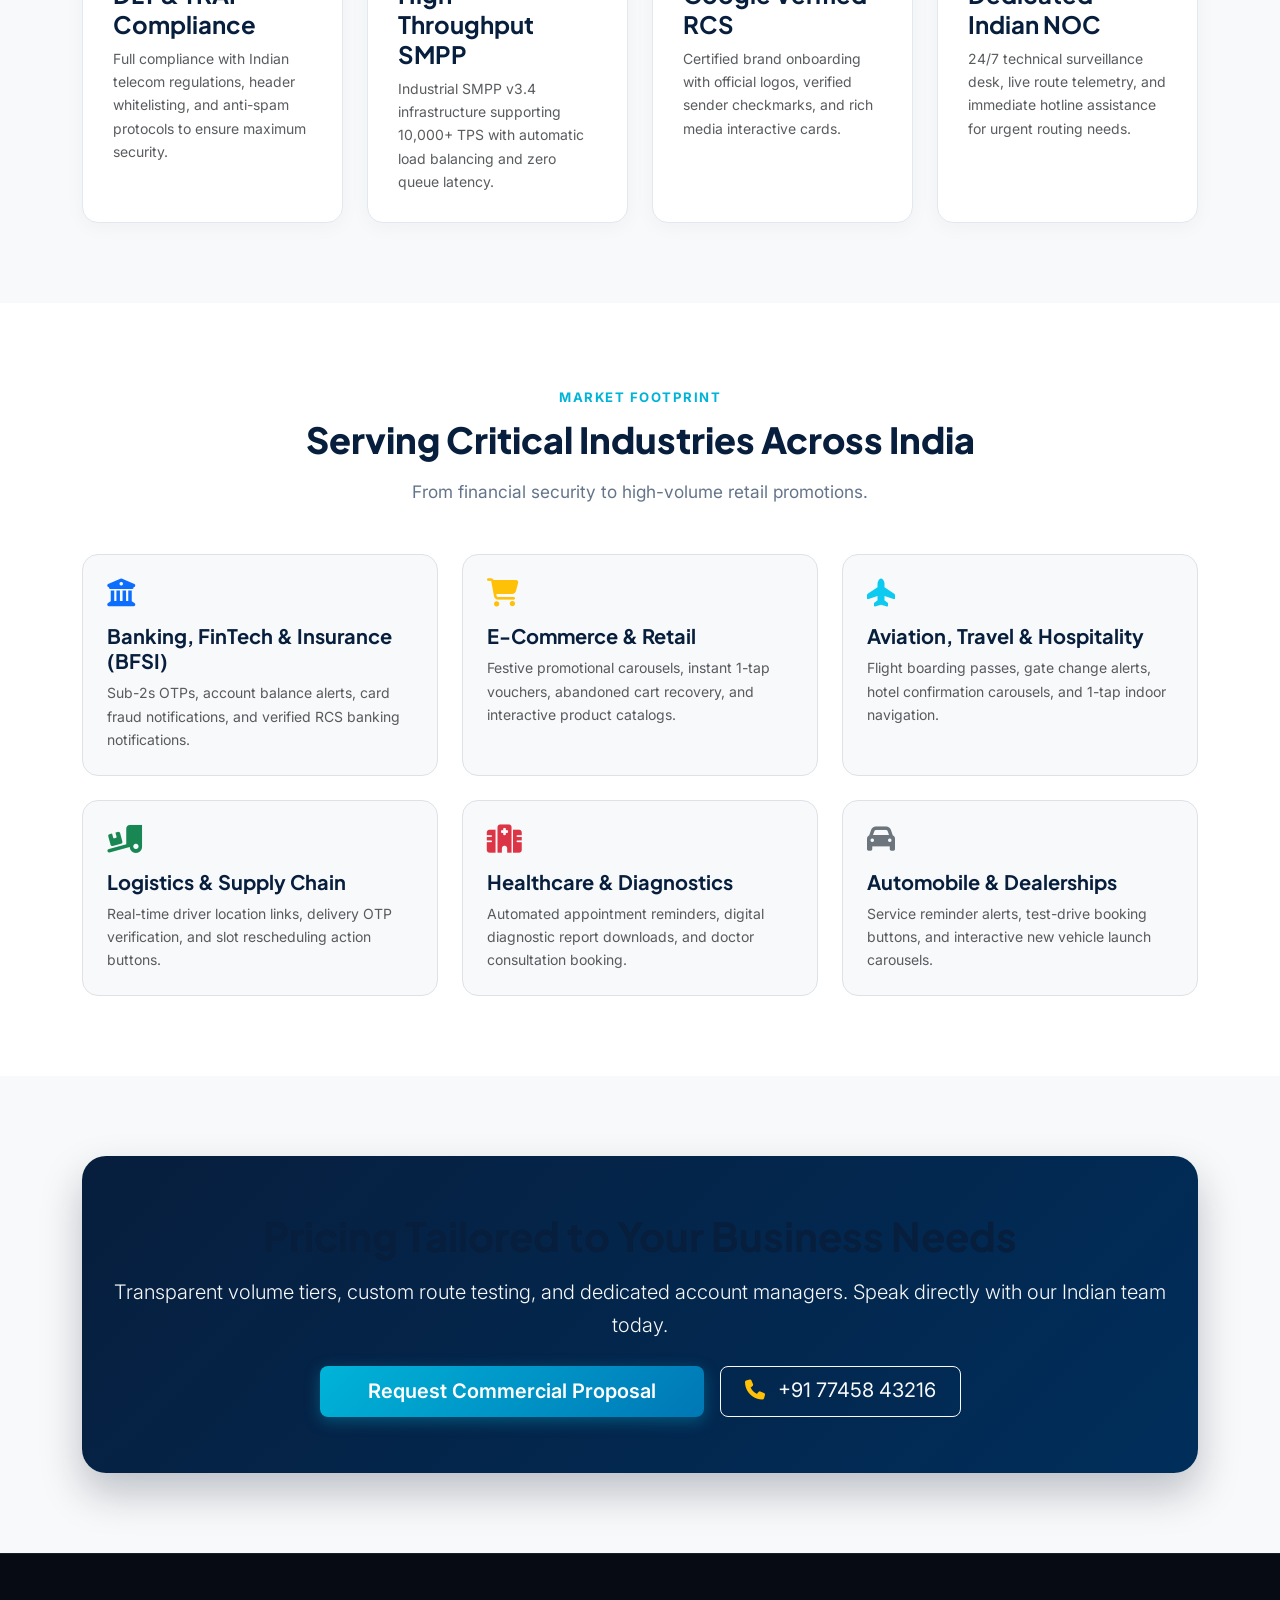
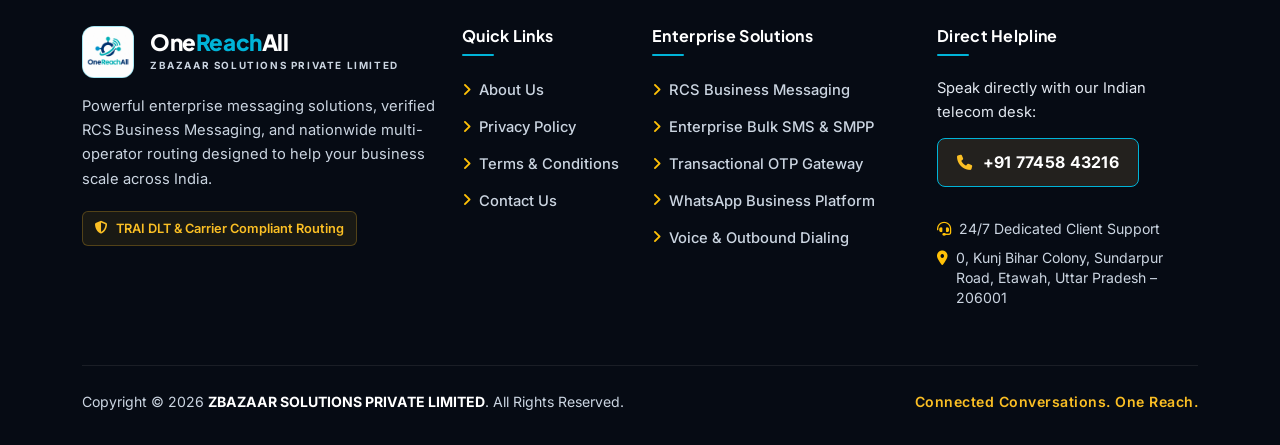
<file: about-us.html>
<!DOCTYPE html>
<html lang="en">
<head>
  <meta charset="UTF-8">
  <meta name="viewport" content="width=device-width, initial-scale=1.0">
  <title>About Us | OneReachAll</title>
  <meta name="description" content="Discover OneReachAll - Our mission, enterprise telecom infrastructure, verified RCS messaging capabilities, and dedication to trusted enterprise partnerships. Connected Conversations. One Reach.">
  
  <link rel="icon" type="image/svg+xml" href="assets/images/logo-icon.svg">
  <link rel="preconnect" href="https://fonts.googleapis.com">
  <link rel="preconnect" href="https://fonts.gstatic.com" crossorigin>
  <link href="https://fonts.googleapis.com/css2?family=Plus+Jakarta+Sans:wght@400;500;600;700;800&family=Inter:wght@400;500;600;700&display=swap" rel="stylesheet">
  <link rel="stylesheet" href="https://cdnjs.cloudflare.com/ajax/libs/font-awesome/6.4.2/css/all.min.css">
  <link href="https://cdn.jsdelivr.net/npm/bootstrap@5.3.2/dist/css/bootstrap.min.css" rel="stylesheet">
  <link rel="stylesheet" href="assets/css/style.css">
</head>
<body>

  <!-- Top Navbar -->
  <nav class="navbar navbar-expand-lg navbar-custom">
    <div class="container">
      <a class="navbar-brand d-flex align-items-center gap-2" href="/">
        <img src="assets/images/logo.jpg" alt="OneReachAll Logo" class="navbar-logo-img">
        <div class="brand-text">
          <div class="brand-name">One<span class="text-cyan">Reach</span>All</div>
          <div class="brand-sub">BY ZBAZAAR SOLUTIONS</div>
        </div>
      </a>
      
      <button class="navbar-toggler" type="button" data-bs-toggle="collapse" data-bs-target="#mainNav" aria-controls="mainNav" aria-expanded="false" aria-label="Toggle navigation">
        <span class="navbar-toggler-icon"></span>
      </button>

      <div class="collapse navbar-collapse" id="mainNav">
        <ul class="navbar-nav mx-auto mb-2 mb-lg-0">
          <li class="nav-item"><a class="nav-link active" href="about-us">About Us</a></li>
          <li class="nav-item"><a class="nav-link" href="privacy-policy">Privacy Policy</a></li>
          <li class="nav-item"><a class="nav-link" href="terms-conditions">Terms &amp; Conditions</a></li>
        </ul>

        <div class="d-flex align-items-center gap-3">
          <a href="tel:+917745843216" class="btn-phone">
            <i class="fa fa-phone text-primary"></i>
            <span>+91 77458 43216</span>
          </a>
          <a href="contact-us" class="btn btn-navy">Contact Us</a>
        </div>
      </div>
    </div>
  </nav>

  <!-- Page Header -->
  <section class="hero-section text-center py-5">
    <div class="container py-4">
      <span class="hero-badge">
        <i class="fa fa-circle-check text-cyan"></i> Connected Conversations. One Reach.
      </span>
      <h1 class="hero-title text-white mb-3">About OneReachAll</h1>
      <p class="hero-desc mx-auto text-light">
        Powering verified enterprise conversations, mission-critical OTPs, and Pan-India multi-operator telecom connectivity.
      </p>
    </div>
  </section>

  <!-- Company Story & Mission -->
  <section class="section-padding bg-white">
    <div class="container">
      <div class="row align-items-center g-5">
        <div class="col-lg-6">
          <span class="section-tag">Our Heritage &amp; Vision</span>
          <h2 class="section-title">Pioneering Next-Generation Telecom &amp; RCS Solutions</h2>
          <p class="lead-text mb-4" style="color: #334155;">
            <strong>OneReachAll</strong>, powered by <strong>ZBAZAAR SOLUTIONS PRIVATE LIMITED</strong>, entered the digital and mobile communications arena with a singular vision: to empower enterprises with high-deliverability messaging routes and cutting-edge interactive communication channels.
          </p>
          <p class="text-muted mb-4">
            Headquartered in India, our mission has established robust multi-operator connectivity across all Indian telecom circles. We proudly serve market leaders in banking, automotive, healthcare, real estate, e-commerce, and logistics.
          </p>
          <p class="text-muted mb-4">
            As communication shifts from plain 160-character SMS to Rich Communication Services (RCS) and WhatsApp Business API, OneReachAll stays ahead of market curves—delivering verified green badge trust, interactive carousels, and sub-2-second OTP delivery speeds.
          </p>
          <div class="d-flex gap-3">
            <a href="contact-us" class="btn btn-navy btn-lg">Partner With Us</a>
            <a href="tel:+917745843216" class="btn btn-outline-secondary btn-lg">
              <i class="fa fa-phone me-2"></i> +91 77458 43216
            </a>
          </div>
        </div>

        <div class="col-lg-6">
          <div class="p-3 bg-light border rounded-4 shadow-sm">
            <img src="assets/images/banner.png" alt="OneReachAll - Connected Conversations. One Reach." class="img-fluid rounded-3 mb-4">
            <div class="row g-3 text-center">
              <div class="col-4 border-end">
                <h3 class="fw-bold text-primary mb-0">22+</h3>
                <small class="text-muted">Telecom Circles</small>
              </div>
              <div class="col-4 border-end">
                <h3 class="fw-bold text-primary mb-0">99.98%</h3>
                <small class="text-muted">Delivery SLA</small>
              </div>
              <div class="col-4">
                <h3 class="fw-bold text-primary mb-0">24/7/365</h3>
                <small class="text-muted">Indian NOC Desk</small>
              </div>
            </div>
          </div>
        </div>
      </div>
    </div>
  </section>

  <!-- Core Pillars -->
  <section class="section-padding bg-light">
    <div class="container">
      <div class="text-center max-w-700 mx-auto mb-5">
        <span class="section-tag">Why Enterprises Choose Us</span>
        <h2 class="section-title">The Four Pillars of OneReachAll</h2>
        <p class="lead-text">Built on engineering precision, regulatory compliance, and client trust.</p>
      </div>

      <div class="row g-4">
        <div class="col-md-6 col-lg-3">
          <div class="service-card">
            <div class="service-icon"><i class="fa fa-shield-halved"></i></div>
            <h4 class="fw-bold mb-2">DLT &amp; TRAI Compliance</h4>
            <p class="text-muted small mb-0">Full compliance with Indian telecom regulations, header whitelisting, and anti-spam protocols to ensure maximum security.</p>
          </div>
        </div>

        <div class="col-md-6 col-lg-3">
          <div class="service-card">
            <div class="service-icon gold"><i class="fa fa-server"></i></div>
            <h4 class="fw-bold mb-2">High-Throughput SMPP</h4>
            <p class="text-muted small mb-0">Industrial SMPP v3.4 infrastructure supporting 10,000+ TPS with automatic load balancing and zero queue latency.</p>
          </div>
        </div>

        <div class="col-md-6 col-lg-3">
          <div class="service-card">
            <div class="service-icon green"><i class="fa fa-circle-check"></i></div>
            <h4 class="fw-bold mb-2">Google Verified RCS</h4>
            <p class="text-muted small mb-0">Certified brand onboarding with official logos, verified sender checkmarks, and rich media interactive cards.</p>
          </div>
        </div>

        <div class="col-md-6 col-lg-3">
          <div class="service-card">
            <div class="service-icon indigo"><i class="fa fa-headset"></i></div>
            <h4 class="fw-bold mb-2">Dedicated Indian NOC</h4>
            <p class="text-muted small mb-0">24/7 technical surveillance desk, live route telemetry, and immediate hotline assistance for urgent routing needs.</p>
          </div>
        </div>
      </div>
    </div>
  </section>

  <!-- Industries We Serve -->
  <section class="section-padding bg-white">
    <div class="container">
      <div class="text-center max-w-700 mx-auto mb-5">
        <span class="section-tag">Market Footprint</span>
        <h2 class="section-title">Serving Critical Industries Across India</h2>
        <p class="lead-text">From financial security to high-volume retail promotions.</p>
      </div>

      <div class="row g-4">
        <div class="col-md-4">
          <div class="p-4 border rounded-4 bg-light h-100">
            <i class="fa fa-building-columns text-primary fs-3 mb-3"></i>
            <h5 class="fw-bold mb-2">Banking, FinTech &amp; Insurance (BFSI)</h5>
            <p class="text-muted small mb-0">Sub-2s OTPs, account balance alerts, card fraud notifications, and verified RCS banking notifications.</p>
          </div>
        </div>

        <div class="col-md-4">
          <div class="p-4 border rounded-4 bg-light h-100">
            <i class="fa fa-cart-shopping text-warning fs-3 mb-3"></i>
            <h5 class="fw-bold mb-2">E-Commerce &amp; Retail</h5>
            <p class="text-muted small mb-0">Festive promotional carousels, instant 1-tap vouchers, abandoned cart recovery, and interactive product catalogs.</p>
          </div>
        </div>

        <div class="col-md-4">
          <div class="p-4 border rounded-4 bg-light h-100">
            <i class="fa fa-plane-up text-info fs-3 mb-3"></i>
            <h5 class="fw-bold mb-2">Aviation, Travel &amp; Hospitality</h5>
            <p class="text-muted small mb-0">Flight boarding passes, gate change alerts, hotel confirmation carousels, and 1-tap indoor navigation.</p>
          </div>
        </div>

        <div class="col-md-4">
          <div class="p-4 border rounded-4 bg-light h-100">
            <i class="fa fa-truck-ramp-box text-success fs-3 mb-3"></i>
            <h5 class="fw-bold mb-2">Logistics &amp; Supply Chain</h5>
            <p class="text-muted small mb-0">Real-time driver location links, delivery OTP verification, and slot rescheduling action buttons.</p>
          </div>
        </div>

        <div class="col-md-4">
          <div class="p-4 border rounded-4 bg-light h-100">
            <i class="fa fa-hospital text-danger fs-3 mb-3"></i>
            <h5 class="fw-bold mb-2">Healthcare &amp; Diagnostics</h5>
            <p class="text-muted small mb-0">Automated appointment reminders, digital diagnostic report downloads, and doctor consultation booking.</p>
          </div>
        </div>

        <div class="col-md-4">
          <div class="p-4 border rounded-4 bg-light h-100">
            <i class="fa fa-car text-secondary fs-3 mb-3"></i>
            <h5 class="fw-bold mb-2">Automobile &amp; Dealerships</h5>
            <p class="text-muted small mb-0">Service reminder alerts, test-drive booking buttons, and interactive new vehicle launch carousels.</p>
          </div>
        </div>
      </div>
    </div>
  </section>

  <!-- CTA Box -->
  <section class="section-padding bg-light">
    <div class="container">
      <div class="cta-banner text-center">
        <h2 class="display-6 fw-bold mb-3">Pricing Tailored to Your Business Needs</h2>
        <p class="lead text-light mb-4 max-w-700 mx-auto">
          Transparent volume tiers, custom route testing, and dedicated account managers. Speak directly with our Indian team today.
        </p>
        <div class="d-flex flex-wrap justify-content-center gap-3">
          <a href="contact-us" class="btn btn-gold btn-lg px-5">Request Commercial Proposal</a>
          <a href="tel:+917745843216" class="btn btn-outline-light btn-lg px-4">
            <i class="fa fa-phone me-2 text-warning"></i> +91 77458 43216
          </a>
        </div>
      </div>
    </div>
  </section>

  <!-- Footer -->
  <footer class="footer-main">
    <div class="container">
      <div class="row g-4">
        <div class="col-lg-4 col-md-6">
          <a href="/" class="d-flex align-items-center gap-3 mb-3 text-decoration-none">
            <img src="assets/images/logo.jpg" alt="OneReachAll Logo" class="footer-logo-img">
            <div class="brand-text">
              <div class="brand-name text-white">One<span class="text-cyan">Reach</span>All</div>
              <div class="brand-sub text-muted">ZBAZAAR SOLUTIONS PRIVATE LIMITED</div>
            </div>
          </a>
          <p class="footer-desc">
            Powerful enterprise messaging solutions, verified RCS Business Messaging, and nationwide multi-operator routing designed to help your business scale across India.
          </p>
          <div class="footer-trust-badge">
            <i class="fa fa-shield-halved me-2"></i> TRAI DLT &amp; Carrier Compliant Routing
          </div>
        </div>

        <div class="col-lg-2 col-md-6">
          <h5 class="footer-links-title">Quick Links</h5>
          <ul class="footer-nav">
            <li><a href="about-us"><i class="fa fa-angle-right me-2 text-warning"></i>About Us</a></li>
            <li><a href="privacy-policy"><i class="fa fa-angle-right me-2 text-warning"></i>Privacy Policy</a></li>
            <li><a href="terms-conditions"><i class="fa fa-angle-right me-2 text-warning"></i>Terms &amp; Conditions</a></li>
            <li><a href="contact-us"><i class="fa fa-angle-right me-2 text-warning"></i>Contact Us</a></li>
          </ul>
        </div>

        <div class="col-lg-3 col-md-6">
          <h5 class="footer-links-title">Enterprise Solutions</h5>
          <ul class="footer-nav">
            <li><a href="/#rcs-solutions"><i class="fa fa-angle-right me-2 text-warning"></i>RCS Business Messaging</a></li>
            <li><a href="/#services"><i class="fa fa-angle-right me-2 text-warning"></i>Enterprise Bulk SMS &amp; SMPP</a></li>
            <li><a href="/#services"><i class="fa fa-angle-right me-2 text-warning"></i>Transactional OTP Gateway</a></li>
            <li><a href="/#services"><i class="fa fa-angle-right me-2 text-warning"></i>WhatsApp Business Platform</a></li>
            <li><a href="/#services"><i class="fa fa-angle-right me-2 text-warning"></i>Voice &amp; Outbound Dialing</a></li>
          </ul>
        </div>

        <div class="col-lg-3 col-md-6">
          <h5 class="footer-links-title">Direct Helpline</h5>
          <p class="footer-help-text">Speak directly with our Indian telecom desk:</p>
          <a href="tel:+917745843216" class="btn-footer-phone mb-3">
            <i class="fa fa-phone"></i>
            <span>+91 77458 43216</span>
          </a>
          <div class="footer-support-info">
            <div class="footer-info-item"><i class="fa fa-headset text-warning me-2"></i> 24/7 Dedicated Client Support</div>
            <div class="footer-info-item"><i class="fa fa-location-dot text-warning me-2"></i> 0, Kunj Bihar Colony, Sundarpur Road, Etawah, Uttar Pradesh &ndash; 206001</div>
          </div>
        </div>
      </div>

      <div class="footer-bottom d-flex flex-wrap justify-content-between align-items-center">
        <div>Copyright &copy; 2026 <strong>ZBAZAAR SOLUTIONS PRIVATE LIMITED</strong>. All Rights Reserved.</div>
        <div class="footer-tagline">Connected Conversations. One Reach.</div>
      </div>
    </div>
  </footer>

  <!-- Floating Quick Connect Action Buttons -->
  <div class="floating-contact-btn">
    <a href="https://wa.me/917745843216" target="_blank" class="float-wa-btn" title="Chat on WhatsApp">
      <i class="fa-brands fa-whatsapp"></i>
    </a>
    <a href="tel:+917745843216" class="float-call-btn" title="Call Helpline">
      <i class="fa fa-phone"></i>
    </a>
  </div>

  <script src="https://cdn.jsdelivr.net/npm/bootstrap@5.3.2/dist/js/bootstrap.bundle.min.js"></script>
  <script src="assets/js/main.js"></script>
</body>
</html>
</file>
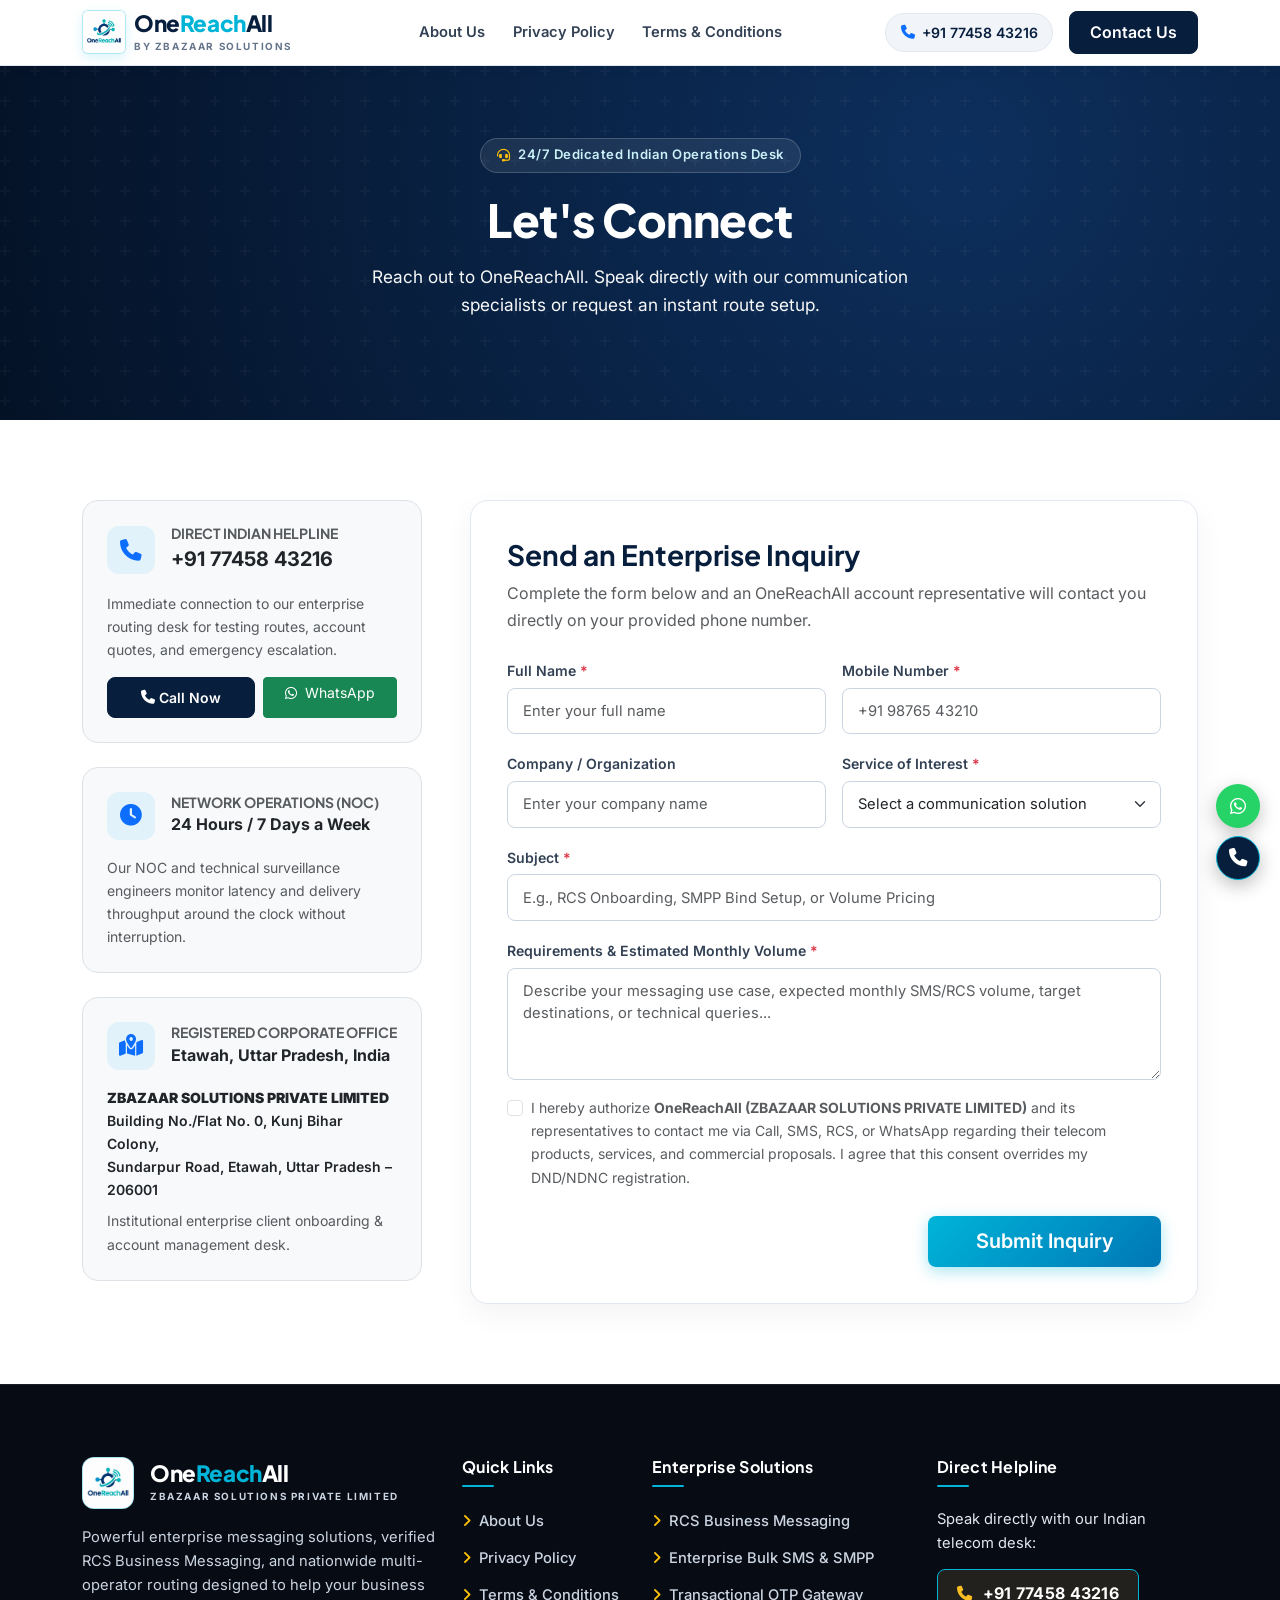
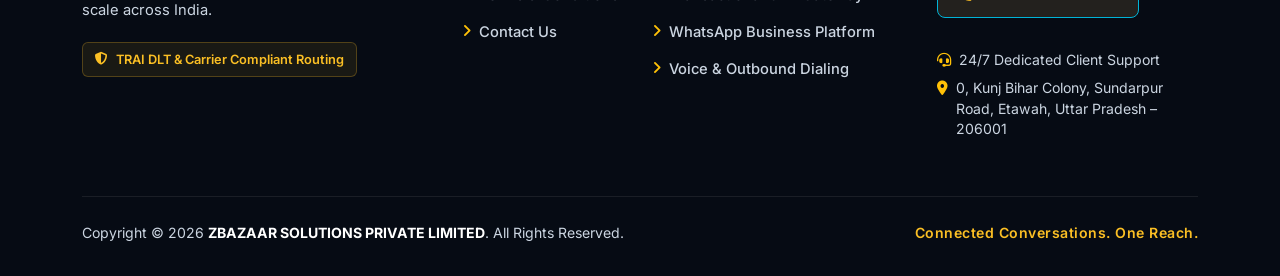
<file: contact-us.html>
<!DOCTYPE html>
<html lang="en">
<head>
  <meta charset="UTF-8">
  <meta name="viewport" content="width=device-width, initial-scale=1.0">
  <title>Contact Us | OneReachAll</title>
  <meta name="description" content="Get in touch with OneReachAll. Call our Indian operations desk or submit your enterprise messaging inquiry for immediate onboarding. Connected Conversations. One Reach.">
  
  <link rel="icon" type="image/svg+xml" href="assets/images/logo-icon.svg">
  <link rel="preconnect" href="https://fonts.googleapis.com">
  <link rel="preconnect" href="https://fonts.gstatic.com" crossorigin>
  <link href="https://fonts.googleapis.com/css2?family=Plus+Jakarta+Sans:wght@400;500;600;700;800&family=Inter:wght@400;500;600;700&display=swap" rel="stylesheet">
  <link rel="stylesheet" href="https://cdnjs.cloudflare.com/ajax/libs/font-awesome/6.4.2/css/all.min.css">
  <link href="https://cdn.jsdelivr.net/npm/bootstrap@5.3.2/dist/css/bootstrap.min.css" rel="stylesheet">
  <link rel="stylesheet" href="assets/css/style.css">
</head>
<body>

  <!-- Top Navbar -->
  <nav class="navbar navbar-expand-lg navbar-custom">
    <div class="container">
      <a class="navbar-brand d-flex align-items-center gap-2" href="/">
        <img src="assets/images/logo.jpg" alt="OneReachAll Logo" class="navbar-logo-img">
        <div class="brand-text">
          <div class="brand-name">One<span class="text-cyan">Reach</span>All</div>
          <div class="brand-sub">BY ZBAZAAR SOLUTIONS</div>
        </div>
      </a>
      
      <button class="navbar-toggler" type="button" data-bs-toggle="collapse" data-bs-target="#mainNav" aria-controls="mainNav" aria-expanded="false" aria-label="Toggle navigation">
        <span class="navbar-toggler-icon"></span>
      </button>

      <div class="collapse navbar-collapse" id="mainNav">
        <ul class="navbar-nav mx-auto mb-2 mb-lg-0">
          <li class="nav-item"><a class="nav-link" href="about-us">About Us</a></li>
          <li class="nav-item"><a class="nav-link" href="privacy-policy">Privacy Policy</a></li>
          <li class="nav-item"><a class="nav-link" href="terms-conditions">Terms &amp; Conditions</a></li>
        </ul>

        <div class="d-flex align-items-center gap-3">
          <a href="tel:+917745843216" class="btn-phone">
            <i class="fa fa-phone text-primary"></i>
            <span>+91 77458 43216</span>
          </a>
          <a href="contact-us" class="btn btn-navy">Contact Us</a>
        </div>
      </div>
    </div>
  </nav>

  <!-- Page Header -->
  <section class="hero-section text-center py-5">
    <div class="container py-4">
      <span class="hero-badge">
        <i class="fa fa-headset text-warning"></i> 24/7 Dedicated Indian Operations Desk
      </span>
      <h1 class="hero-title text-white mb-3">Let's Connect</h1>
      <p class="hero-desc mx-auto text-light">
        Reach out to OneReachAll. Speak directly with our communication specialists or request an instant route setup.
      </p>
    </div>
  </section>

  <!-- Contact Section -->
  <section class="section-padding bg-white">
    <div class="container">
      <div class="row g-5">
        <!-- Contact Info Cards -->
        <div class="col-lg-4">
          <div class="p-4 rounded-4 bg-light border mb-4">
            <div class="d-flex align-items-center gap-3 mb-3">
              <div class="feature-icon-wrap mb-0">
                <i class="fa fa-phone text-primary"></i>
              </div>
              <div>
                <h6 class="text-muted text-uppercase mb-0 small">Direct Indian Helpline</h6>
                <a href="tel:+917745843216" class="fw-bold fs-5 text-dark text-decoration-none">+91 77458 43216</a>
              </div>
            </div>
            <p class="small text-muted mb-3">
              Immediate connection to our enterprise routing desk for testing routes, account quotes, and emergency escalation.
            </p>
            <div class="d-flex gap-2">
              <a href="tel:+917745843216" class="btn btn-navy btn-sm flex-grow-1">
                <i class="fa fa-phone me-1"></i> Call Now
              </a>
              <a href="https://wa.me/917745843216" target="_blank" class="btn btn-success btn-sm flex-grow-1">
                <i class="fa-brands fa-whatsapp me-1"></i> WhatsApp
              </a>
            </div>
          </div>

          <div class="p-4 rounded-4 bg-light border mb-4">
            <div class="d-flex align-items-center gap-3 mb-3">
              <div class="feature-icon-wrap mb-0">
                <i class="fa fa-clock text-primary"></i>
              </div>
              <div>
                <h6 class="text-muted text-uppercase mb-0 small">Network Operations (NOC)</h6>
                <span class="fw-bold fs-6 text-dark">24 Hours / 7 Days a Week</span>
              </div>
            </div>
            <p class="small text-muted mb-0">
              Our NOC and technical surveillance engineers monitor latency and delivery throughput around the clock without interruption.
            </p>
          </div>

          <div class="p-4 rounded-4 bg-light border">
            <div class="d-flex align-items-center gap-3 mb-3">
              <div class="feature-icon-wrap mb-0">
                <i class="fa fa-map-location-dot text-primary"></i>
              </div>
              <div>
                <h6 class="text-muted text-uppercase mb-0 small">Registered Corporate Office</h6>
                <span class="fw-bold fs-6 text-dark">Etawah, Uttar Pradesh, India</span>
              </div>
            </div>
            <p class="small text-dark fw-semibold mb-2">
              <strong>ZBAZAAR SOLUTIONS PRIVATE LIMITED</strong><br>
              Building No./Flat No. 0, Kunj Bihar Colony,<br>
              Sundarpur Road, Etawah, Uttar Pradesh &ndash; 206001
            </p>
            <p class="small text-muted mb-0">
              Institutional enterprise client onboarding &amp; account management desk.
            </p>
          </div>
        </div>

        <!-- Contact Form -->
        <div class="col-lg-8">
          <div class="contact-card">
            <h3 class="fw-bold mb-2">Send an Enterprise Inquiry</h3>
            <p class="text-muted mb-4">Complete the form below and an OneReachAll account representative will contact you directly on your provided phone number.</p>

            <div id="formSuccessAlert" class="alert alert-success d-none mb-4" role="alert">
              <i class="fa fa-check-circle me-2"></i>
              <strong>Inquiry Received!</strong> Thank you for contacting OneReachAll. Our enterprise desk will call your mobile number shortly.
            </div>

            <form id="contactForm">
              <div class="row g-3">
                <div class="col-md-6">
                  <label class="form-label">Full Name <span class="text-danger">*</span></label>
                  <input type="text" class="form-control" name="name" required placeholder="Enter your full name">
                </div>

                <div class="col-md-6">
                  <label class="form-label">Mobile Number <span class="text-danger">*</span></label>
                  <input type="tel" class="form-control" name="phone" required placeholder="+91 98765 43210">
                </div>

                <div class="col-md-6">
                  <label class="form-label">Company / Organization</label>
                  <input type="text" class="form-control" name="company" placeholder="Enter your company name">
                </div>

                <div class="col-md-6">
                  <label class="form-label">Service of Interest <span class="text-danger">*</span></label>
                  <select class="form-select" name="service" required>
                    <option value="" disabled selected>Select a communication solution</option>
                    <option value="rcs">RCS Business Messaging (Verified RBM)</option>
                    <option value="sms-smpp">Enterprise Bulk SMS &amp; SMPP Gateway</option>
                    <option value="otp">Transactional &amp; High-Priority OTP</option>
                    <option value="whatsapp">WhatsApp Business Platform API</option>
                    <option value="voice">Voice Broadcasting &amp; IVR Solutions</option>
                    <option value="dlt">TRAI DLT &amp; Multi-Operator Routing</option>
                  </select>
                </div>

                <div class="col-12">
                  <label class="form-label">Subject <span class="text-danger">*</span></label>
                  <input type="text" class="form-control" name="subject" required placeholder="E.g., RCS Onboarding, SMPP Bind Setup, or Volume Pricing">
                </div>

                <div class="col-12">
                  <label class="form-label">Requirements &amp; Estimated Monthly Volume <span class="text-danger">*</span></label>
                  <textarea class="form-control" name="description" rows="4" required placeholder="Describe your messaging use case, expected monthly SMS/RCS volume, target destinations, or technical queries..."></textarea>
                </div>

                <div class="col-12">
                  <div class="form-check">
                    <input class="form-check-input" type="checkbox" id="dndConsent" required>
                    <label class="form-check-label small text-muted" for="dndConsent">
                      I hereby authorize <strong>OneReachAll (ZBAZAAR SOLUTIONS PRIVATE LIMITED)</strong> and its representatives to contact me via Call, SMS, RCS, or WhatsApp regarding their telecom products, services, and commercial proposals. I agree that this consent overrides my DND/NDNC registration.
                    </label>
                  </div>
                </div>

                <div class="col-12 text-end mt-4">
                  <button type="submit" class="btn btn-gold btn-lg px-5">Submit Inquiry</button>
                </div>
              </div>
            </form>
          </div>
        </div>
      </div>
    </div>
  </section>

  <!-- Footer -->
  <footer class="footer-main">
    <div class="container">
      <div class="row g-4">
        <div class="col-lg-4 col-md-6">
          <a href="/" class="d-flex align-items-center gap-3 mb-3 text-decoration-none">
            <img src="assets/images/logo.jpg" alt="OneReachAll Logo" class="footer-logo-img">
            <div class="brand-text">
              <div class="brand-name text-white">One<span class="text-cyan">Reach</span>All</div>
              <div class="brand-sub text-muted">ZBAZAAR SOLUTIONS PRIVATE LIMITED</div>
            </div>
          </a>
          <p class="footer-desc">
            Powerful enterprise messaging solutions, verified RCS Business Messaging, and nationwide multi-operator routing designed to help your business scale across India.
          </p>
          <div class="footer-trust-badge">
            <i class="fa fa-shield-halved me-2"></i> TRAI DLT &amp; Carrier Compliant Routing
          </div>
        </div>

        <div class="col-lg-2 col-md-6">
          <h5 class="footer-links-title">Quick Links</h5>
          <ul class="footer-nav">
            <li><a href="about-us"><i class="fa fa-angle-right me-2 text-warning"></i>About Us</a></li>
            <li><a href="privacy-policy"><i class="fa fa-angle-right me-2 text-warning"></i>Privacy Policy</a></li>
            <li><a href="terms-conditions"><i class="fa fa-angle-right me-2 text-warning"></i>Terms &amp; Conditions</a></li>
            <li><a href="contact-us"><i class="fa fa-angle-right me-2 text-warning"></i>Contact Us</a></li>
          </ul>
        </div>

        <div class="col-lg-3 col-md-6">
          <h5 class="footer-links-title">Enterprise Solutions</h5>
          <ul class="footer-nav">
            <li><a href="/#rcs-solutions"><i class="fa fa-angle-right me-2 text-warning"></i>RCS Business Messaging</a></li>
            <li><a href="/#services"><i class="fa fa-angle-right me-2 text-warning"></i>Enterprise Bulk SMS &amp; SMPP</a></li>
            <li><a href="/#services"><i class="fa fa-angle-right me-2 text-warning"></i>Transactional OTP Gateway</a></li>
            <li><a href="/#services"><i class="fa fa-angle-right me-2 text-warning"></i>WhatsApp Business Platform</a></li>
            <li><a href="/#services"><i class="fa fa-angle-right me-2 text-warning"></i>Voice &amp; Outbound Dialing</a></li>
          </ul>
        </div>

        <div class="col-lg-3 col-md-6">
          <h5 class="footer-links-title">Direct Helpline</h5>
          <p class="footer-help-text">Speak directly with our Indian telecom desk:</p>
          <a href="tel:+917745843216" class="btn-footer-phone mb-3">
            <i class="fa fa-phone"></i>
            <span>+91 77458 43216</span>
          </a>
          <div class="footer-support-info">
            <div class="footer-info-item"><i class="fa fa-headset text-warning me-2"></i> 24/7 Dedicated Client Support</div>
            <div class="footer-info-item"><i class="fa fa-location-dot text-warning me-2"></i> 0, Kunj Bihar Colony, Sundarpur Road, Etawah, Uttar Pradesh &ndash; 206001</div>
          </div>
        </div>
      </div>

      <div class="footer-bottom d-flex flex-wrap justify-content-between align-items-center">
        <div>Copyright &copy; 2026 <strong>ZBAZAAR SOLUTIONS PRIVATE LIMITED</strong>. All Rights Reserved.</div>
        <div class="footer-tagline">Connected Conversations. One Reach.</div>
      </div>
    </div>
  </footer>

  <!-- Floating Quick Connect Action Buttons -->
  <div class="floating-contact-btn">
    <a href="https://wa.me/917745843216" target="_blank" class="float-wa-btn" title="Chat on WhatsApp">
      <i class="fa-brands fa-whatsapp"></i>
    </a>
    <a href="tel:+917745843216" class="float-call-btn" title="Call Helpline">
      <i class="fa fa-phone"></i>
    </a>
  </div>

  <script src="https://cdn.jsdelivr.net/npm/bootstrap@5.3.2/dist/js/bootstrap.bundle.min.js"></script>
  <script src="assets/js/main.js"></script>
</body>
</html>
</file>
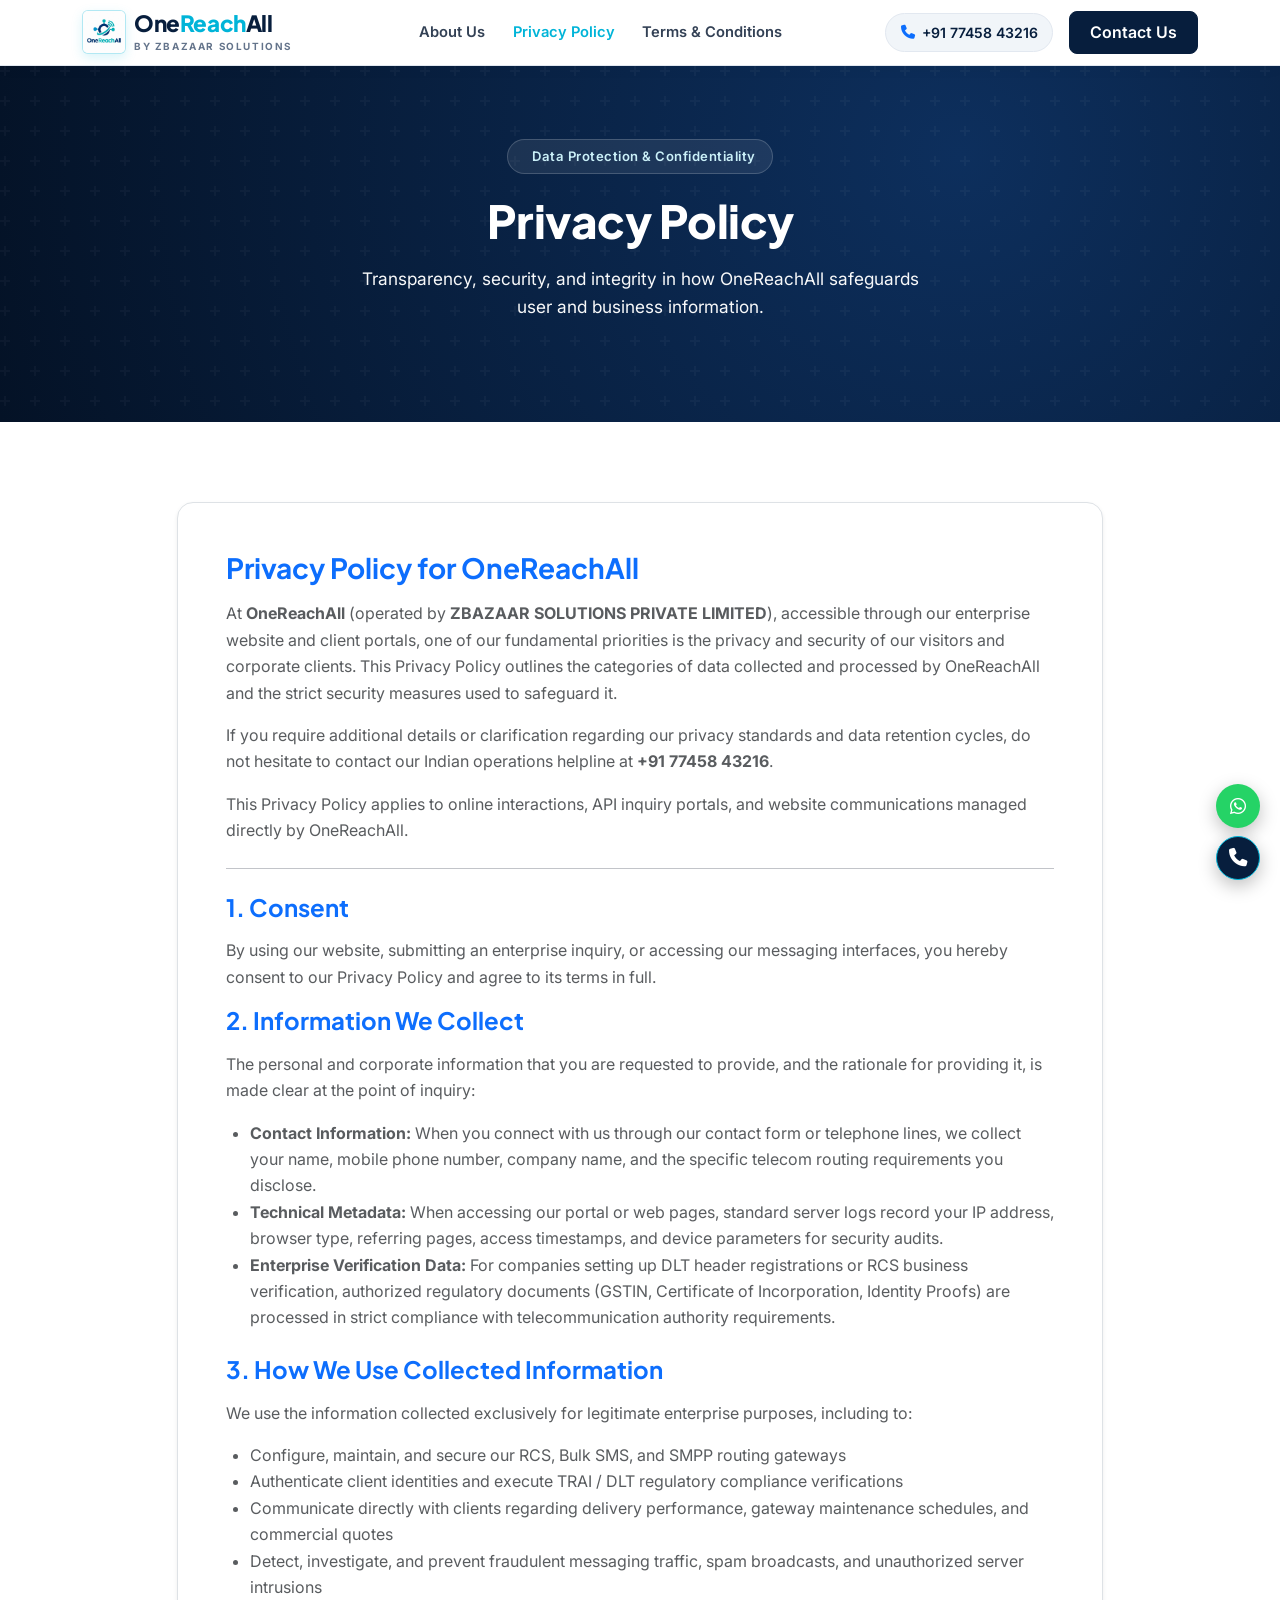
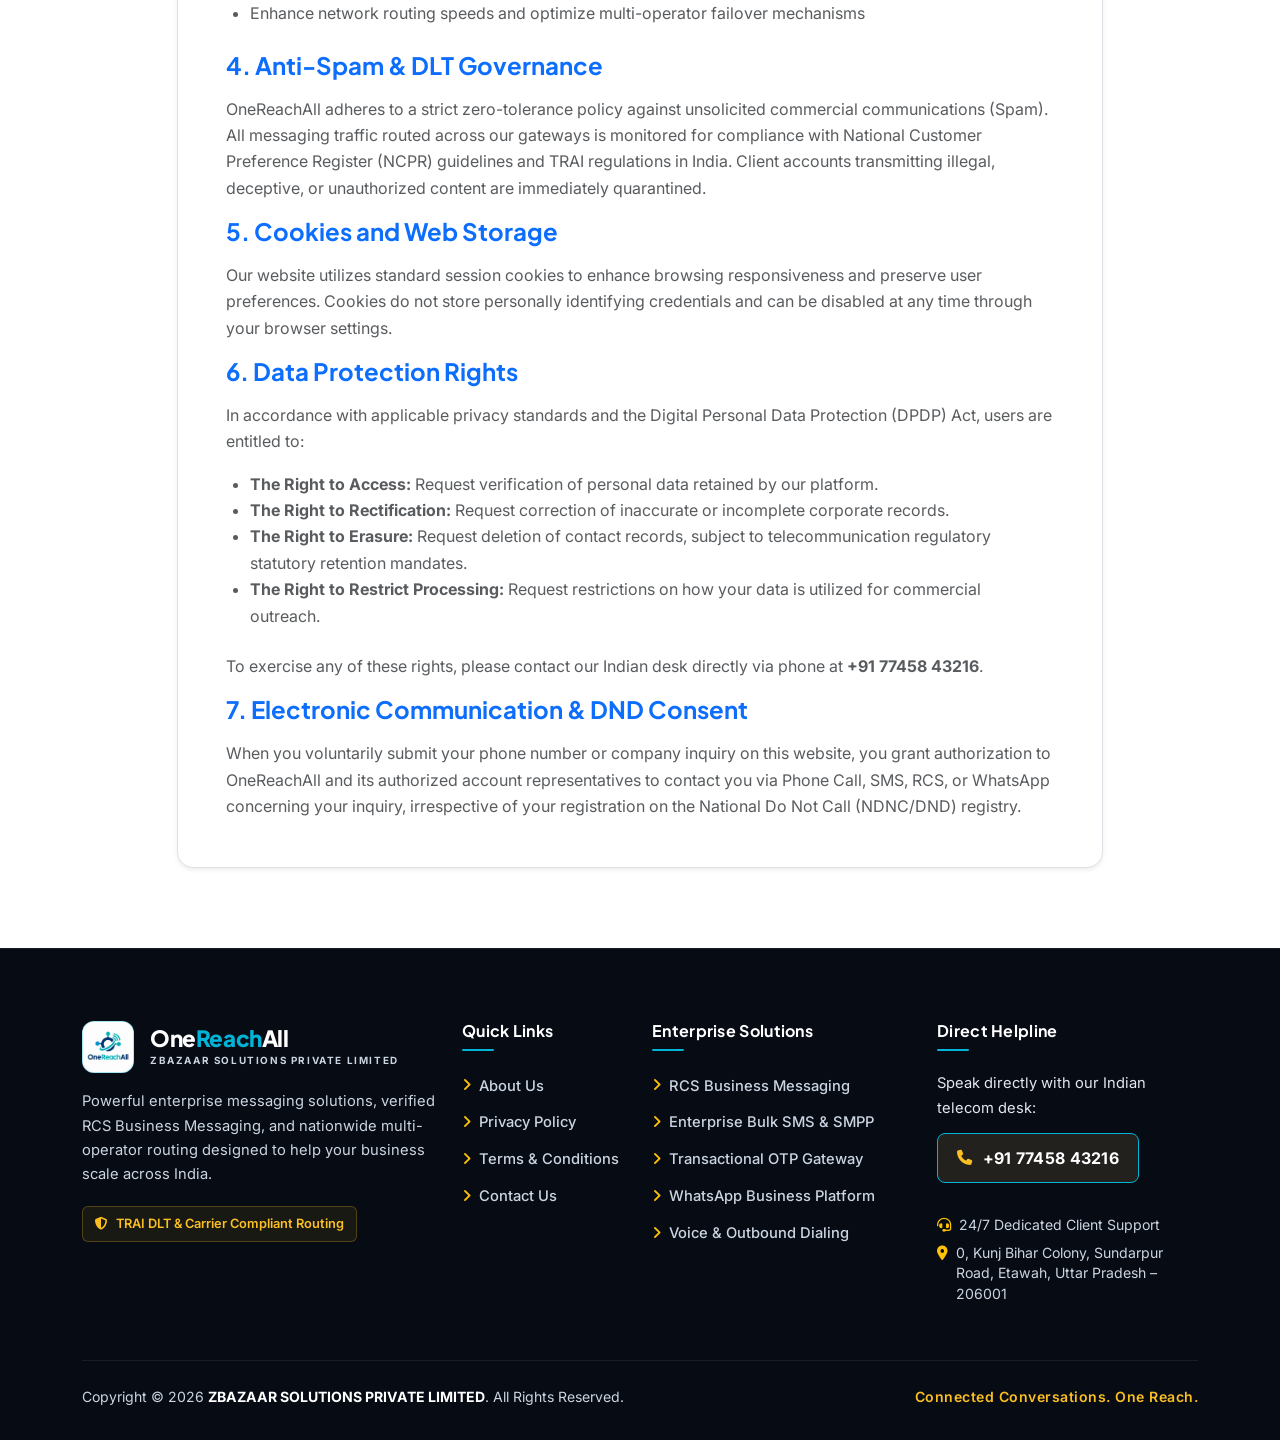
<file: privacy-policy.html>
<!DOCTYPE html>
<html lang="en">
<head>
  <meta charset="UTF-8">
  <meta name="viewport" content="width=device-width, initial-scale=1.0">
  <title>Privacy Policy | OneReachAll</title>
  <meta name="description" content="Privacy Policy for OneReachAll. Learn how we handle, process, and safeguard your data in compliance with telecom standards and data protection laws. Connected Conversations. One Reach.">
  
  <link rel="icon" type="image/svg+xml" href="assets/images/logo-icon.svg">
  <link rel="preconnect" href="https://fonts.googleapis.com">
  <link rel="preconnect" href="https://fonts.gstatic.com" crossorigin>
  <link href="https://fonts.googleapis.com/css2?family=Plus+Jakarta+Sans:wght@400;500;600;700;800&family=Inter:wght@400;500;600;700&display=swap" rel="stylesheet">
  <link rel="stylesheet" href="https://cdnjs.cloudflare.com/ajax/libs/font-awesome/6.4.2/css/all.min.css">
  <link href="https://cdn.jsdelivr.net/npm/bootstrap@5.3.2/dist/css/bootstrap.min.css" rel="stylesheet">
  <link rel="stylesheet" href="assets/css/style.css">
</head>
<body>

  <!-- Top Navbar -->
  <nav class="navbar navbar-expand-lg navbar-custom">
    <div class="container">
      <a class="navbar-brand d-flex align-items-center gap-2" href="/">
        <img src="assets/images/logo.jpg" alt="OneReachAll Logo" class="navbar-logo-img">
        <div class="brand-text">
          <div class="brand-name">One<span class="text-cyan">Reach</span>All</div>
          <div class="brand-sub">BY ZBAZAAR SOLUTIONS</div>
        </div>
      </a>
      
      <button class="navbar-toggler" type="button" data-bs-toggle="collapse" data-bs-target="#mainNav" aria-controls="mainNav" aria-expanded="false" aria-label="Toggle navigation">
        <span class="navbar-toggler-icon"></span>
      </button>

      <div class="collapse navbar-collapse" id="mainNav">
        <ul class="navbar-nav mx-auto mb-2 mb-lg-0">
          <li class="nav-item"><a class="nav-link" href="about-us">About Us</a></li>
          <li class="nav-item"><a class="nav-link active" href="privacy-policy">Privacy Policy</a></li>
          <li class="nav-item"><a class="nav-link" href="terms-conditions">Terms &amp; Conditions</a></li>
        </ul>

        <div class="d-flex align-items-center gap-3">
          <a href="tel:+917745843216" class="btn-phone">
            <i class="fa fa-phone text-primary"></i>
            <span>+91 77458 43216</span>
          </a>
          <a href="contact-us" class="btn btn-navy">Contact Us</a>
        </div>
      </div>
    </div>
  </nav>

  <!-- Page Header -->
  <section class="hero-section text-center py-5">
    <div class="container py-4">
      <span class="hero-badge">
        <i class="fa fa-shield-check text-warning"></i> Data Protection &amp; Confidentiality
      </span>
      <h1 class="hero-title text-white mb-3">Privacy Policy</h1>
      <p class="hero-desc mx-auto text-light">
        Transparency, security, and integrity in how OneReachAll safeguards user and business information.
      </p>
    </div>
  </section>

  <!-- Policy Content Section -->
  <section class="section-padding bg-white">
    <div class="container">
      <div class="row justify-content-center">
        <div class="col-lg-10">
          <div class="p-4 p-md-5 bg-white border rounded-4 shadow-sm">
            <h2 class="h3 fw-bold mb-3 text-primary">Privacy Policy for OneReachAll</h2>
            <p class="text-muted">
              At <strong>OneReachAll</strong> (operated by <strong>ZBAZAAR SOLUTIONS PRIVATE LIMITED</strong>), accessible through our enterprise website and client portals, one of our fundamental priorities is the privacy and security of our visitors and corporate clients. This Privacy Policy outlines the categories of data collected and processed by OneReachAll and the strict security measures used to safeguard it.
            </p>
            <p class="text-muted">
              If you require additional details or clarification regarding our privacy standards and data retention cycles, do not hesitate to contact our Indian operations helpline at <strong>+91 77458 43216</strong>.
            </p>
            <p class="text-muted">
              This Privacy Policy applies to online interactions, API inquiry portals, and website communications managed directly by OneReachAll.
            </p>

            <hr class="my-4">

            <h3 class="h4 fw-bold mb-3 text-primary">1. Consent</h3>
            <p class="text-muted">
              By using our website, submitting an enterprise inquiry, or accessing our messaging interfaces, you hereby consent to our Privacy Policy and agree to its terms in full.
            </p>

            <h3 class="h4 fw-bold mb-3 text-primary">2. Information We Collect</h3>
            <p class="text-muted">
              The personal and corporate information that you are requested to provide, and the rationale for providing it, is made clear at the point of inquiry:
            </p>
            <ul class="text-muted ps-4 mb-4">
              <li><strong>Contact Information:</strong> When you connect with us through our contact form or telephone lines, we collect your name, mobile phone number, company name, and the specific telecom routing requirements you disclose.</li>
              <li><strong>Technical Metadata:</strong> When accessing our portal or web pages, standard server logs record your IP address, browser type, referring pages, access timestamps, and device parameters for security audits.</li>
              <li><strong>Enterprise Verification Data:</strong> For companies setting up DLT header registrations or RCS business verification, authorized regulatory documents (GSTIN, Certificate of Incorporation, Identity Proofs) are processed in strict compliance with telecommunication authority requirements.</li>
            </ul>

            <h3 class="h4 fw-bold mb-3 text-primary">3. How We Use Collected Information</h3>
            <p class="text-muted">We use the information collected exclusively for legitimate enterprise purposes, including to:</p>
            <ul class="text-muted ps-4 mb-4">
              <li>Configure, maintain, and secure our RCS, Bulk SMS, and SMPP routing gateways</li>
              <li>Authenticate client identities and execute TRAI / DLT regulatory compliance verifications</li>
              <li>Communicate directly with clients regarding delivery performance, gateway maintenance schedules, and commercial quotes</li>
              <li>Detect, investigate, and prevent fraudulent messaging traffic, spam broadcasts, and unauthorized server intrusions</li>
              <li>Enhance network routing speeds and optimize multi-operator failover mechanisms</li>
            </ul>

            <h3 class="h4 fw-bold mb-3 text-primary">4. Anti-Spam &amp; DLT Governance</h3>
            <p class="text-muted">
              OneReachAll adheres to a strict zero-tolerance policy against unsolicited commercial communications (Spam). All messaging traffic routed across our gateways is monitored for compliance with National Customer Preference Register (NCPR) guidelines and TRAI regulations in India. Client accounts transmitting illegal, deceptive, or unauthorized content are immediately quarantined.
            </p>

            <h3 class="h4 fw-bold mb-3 text-primary">5. Cookies and Web Storage</h3>
            <p class="text-muted">
              Our website utilizes standard session cookies to enhance browsing responsiveness and preserve user preferences. Cookies do not store personally identifying credentials and can be disabled at any time through your browser settings.
            </p>

            <h3 class="h4 fw-bold mb-3 text-primary">6. Data Protection Rights</h3>
            <p class="text-muted">
              In accordance with applicable privacy standards and the Digital Personal Data Protection (DPDP) Act, users are entitled to:
            </p>
            <ul class="text-muted ps-4 mb-4">
              <li><strong>The Right to Access:</strong> Request verification of personal data retained by our platform.</li>
              <li><strong>The Right to Rectification:</strong> Request correction of inaccurate or incomplete corporate records.</li>
              <li><strong>The Right to Erasure:</strong> Request deletion of contact records, subject to telecommunication regulatory statutory retention mandates.</li>
              <li><strong>The Right to Restrict Processing:</strong> Request restrictions on how your data is utilized for commercial outreach.</li>
            </ul>
            <p class="text-muted">
              To exercise any of these rights, please contact our Indian desk directly via phone at <strong>+91 77458 43216</strong>.
            </p>

            <h3 class="h4 fw-bold mb-3 text-primary">7. Electronic Communication &amp; DND Consent</h3>
            <p class="text-muted mb-0">
              When you voluntarily submit your phone number or company inquiry on this website, you grant authorization to OneReachAll and its authorized account representatives to contact you via Phone Call, SMS, RCS, or WhatsApp concerning your inquiry, irrespective of your registration on the National Do Not Call (NDNC/DND) registry.
            </p>
          </div>
        </div>
      </div>
    </div>
  </section>

  <!-- Footer -->
  <footer class="footer-main">
    <div class="container">
      <div class="row g-4">
        <div class="col-lg-4 col-md-6">
          <a href="/" class="d-flex align-items-center gap-3 mb-3 text-decoration-none">
            <img src="assets/images/logo.jpg" alt="OneReachAll Logo" class="footer-logo-img">
            <div class="brand-text">
              <div class="brand-name text-white">One<span class="text-cyan">Reach</span>All</div>
              <div class="brand-sub text-muted">ZBAZAAR SOLUTIONS PRIVATE LIMITED</div>
            </div>
          </a>
          <p class="footer-desc">
            Powerful enterprise messaging solutions, verified RCS Business Messaging, and nationwide multi-operator routing designed to help your business scale across India.
          </p>
          <div class="footer-trust-badge">
            <i class="fa fa-shield-halved me-2"></i> TRAI DLT &amp; Carrier Compliant Routing
          </div>
        </div>

        <div class="col-lg-2 col-md-6">
          <h5 class="footer-links-title">Quick Links</h5>
          <ul class="footer-nav">
            <li><a href="about-us"><i class="fa fa-angle-right me-2 text-warning"></i>About Us</a></li>
            <li><a href="privacy-policy"><i class="fa fa-angle-right me-2 text-warning"></i>Privacy Policy</a></li>
            <li><a href="terms-conditions"><i class="fa fa-angle-right me-2 text-warning"></i>Terms &amp; Conditions</a></li>
            <li><a href="contact-us"><i class="fa fa-angle-right me-2 text-warning"></i>Contact Us</a></li>
          </ul>
        </div>

        <div class="col-lg-3 col-md-6">
          <h5 class="footer-links-title">Enterprise Solutions</h5>
          <ul class="footer-nav">
            <li><a href="/#rcs-solutions"><i class="fa fa-angle-right me-2 text-warning"></i>RCS Business Messaging</a></li>
            <li><a href="/#services"><i class="fa fa-angle-right me-2 text-warning"></i>Enterprise Bulk SMS &amp; SMPP</a></li>
            <li><a href="/#services"><i class="fa fa-angle-right me-2 text-warning"></i>Transactional OTP Gateway</a></li>
            <li><a href="/#services"><i class="fa fa-angle-right me-2 text-warning"></i>WhatsApp Business Platform</a></li>
            <li><a href="/#services"><i class="fa fa-angle-right me-2 text-warning"></i>Voice &amp; Outbound Dialing</a></li>
          </ul>
        </div>

        <div class="col-lg-3 col-md-6">
          <h5 class="footer-links-title">Direct Helpline</h5>
          <p class="footer-help-text">Speak directly with our Indian telecom desk:</p>
          <a href="tel:+917745843216" class="btn-footer-phone mb-3">
            <i class="fa fa-phone"></i>
            <span>+91 77458 43216</span>
          </a>
          <div class="footer-support-info">
            <div class="footer-info-item"><i class="fa fa-headset text-warning me-2"></i> 24/7 Dedicated Client Support</div>
            <div class="footer-info-item"><i class="fa fa-location-dot text-warning me-2"></i> 0, Kunj Bihar Colony, Sundarpur Road, Etawah, Uttar Pradesh &ndash; 206001</div>
          </div>
        </div>
      </div>

      <div class="footer-bottom d-flex flex-wrap justify-content-between align-items-center">
        <div>Copyright &copy; 2026 <strong>ZBAZAAR SOLUTIONS PRIVATE LIMITED</strong>. All Rights Reserved.</div>
        <div class="footer-tagline">Connected Conversations. One Reach.</div>
      </div>
    </div>
  </footer>

  <!-- Floating Quick Connect Action Buttons -->
  <div class="floating-contact-btn">
    <a href="https://wa.me/917745843216" target="_blank" class="float-wa-btn" title="Chat on WhatsApp">
      <i class="fa-brands fa-whatsapp"></i>
    </a>
    <a href="tel:+917745843216" class="float-call-btn" title="Call Helpline">
      <i class="fa fa-phone"></i>
    </a>
  </div>

  <script src="https://cdn.jsdelivr.net/npm/bootstrap@5.3.2/dist/js/bootstrap.bundle.min.js"></script>
  <script src="assets/js/main.js"></script>
</body>
</html>
</file>
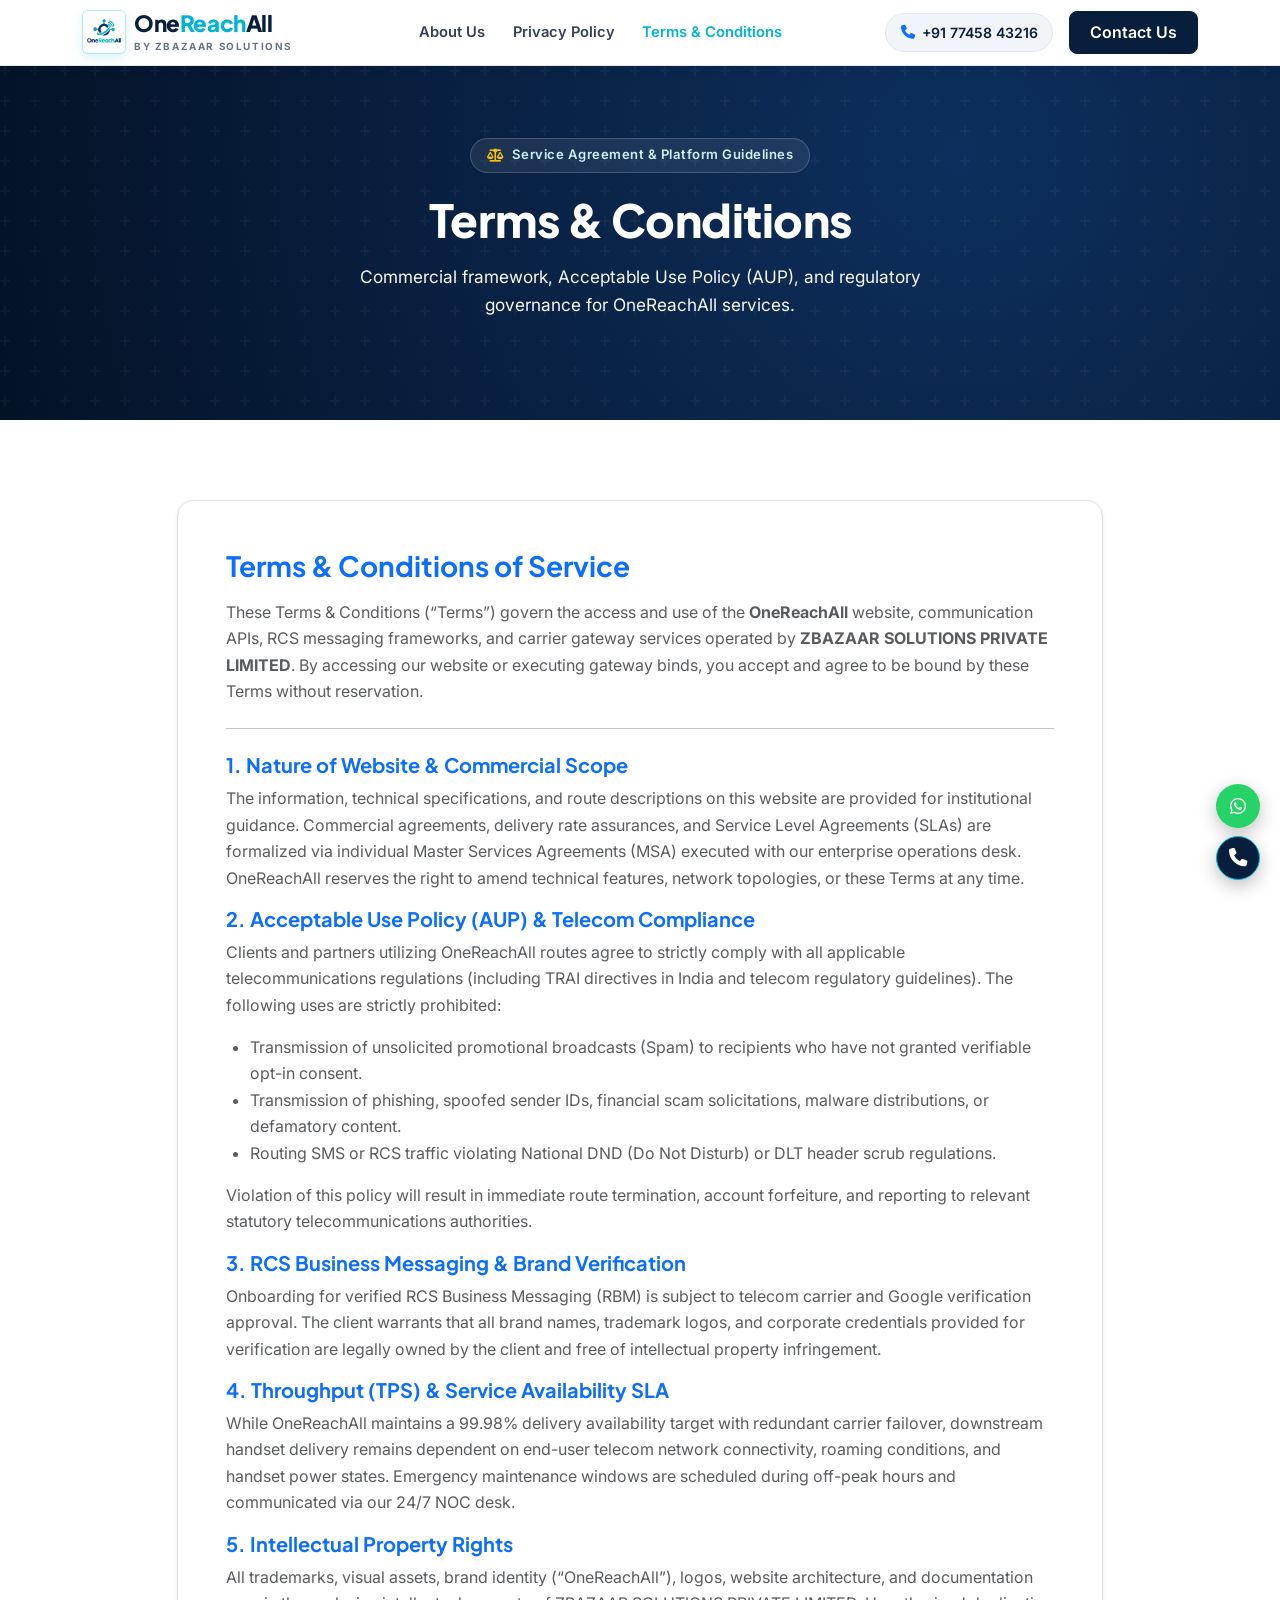
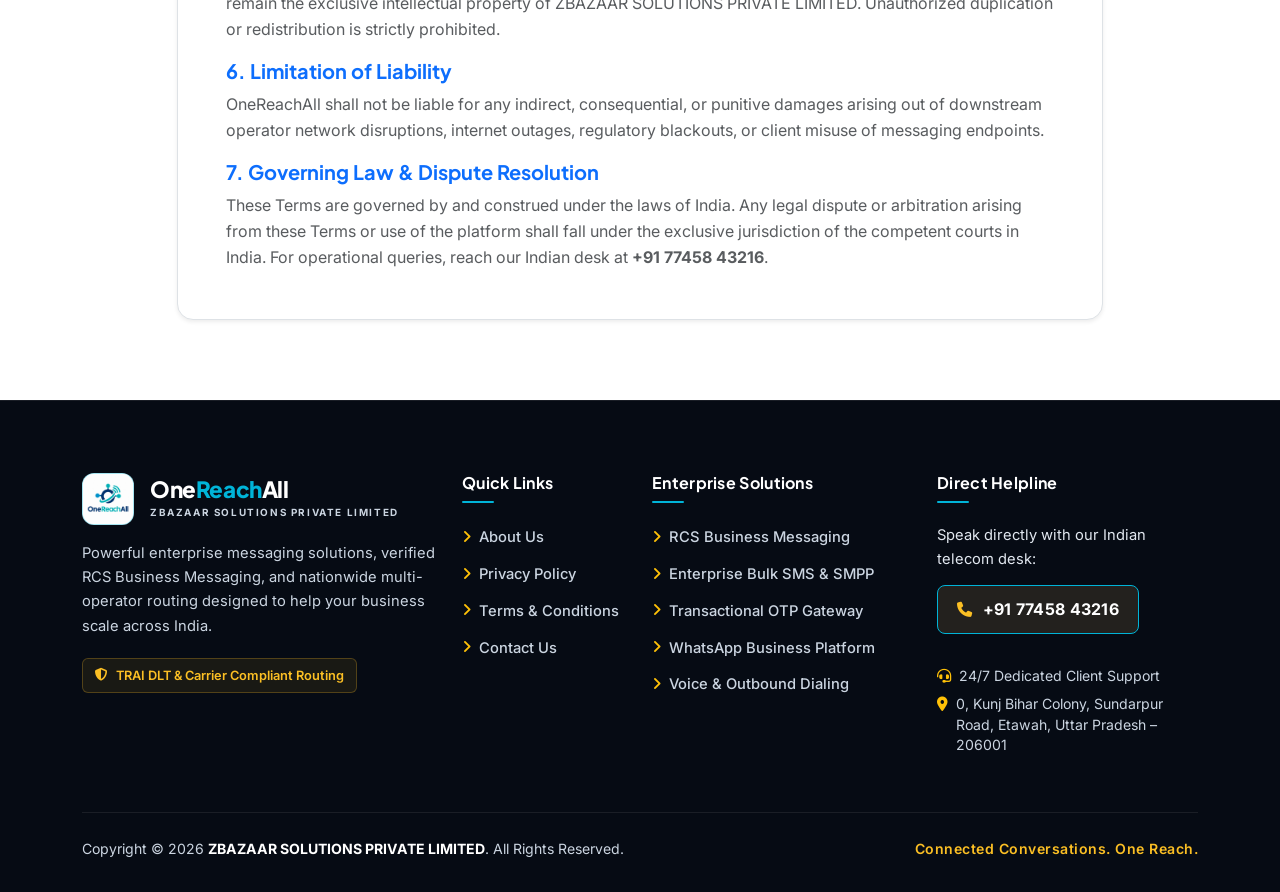
<file: terms-conditions.html>
<!DOCTYPE html>
<html lang="en">
<head>
  <meta charset="UTF-8">
  <meta name="viewport" content="width=device-width, initial-scale=1.0">
  <title>Terms &amp; Conditions | OneReachAll</title>
  <meta name="description" content="Terms & Conditions governing the use of the OneReachAll enterprise telecom platform, RCS messaging, and carrier routing services.">
  
  <link rel="icon" type="image/svg+xml" href="assets/images/logo-icon.svg">
  <link rel="preconnect" href="https://fonts.googleapis.com">
  <link rel="preconnect" href="https://fonts.gstatic.com" crossorigin>
  <link href="https://fonts.googleapis.com/css2?family=Plus+Jakarta+Sans:wght@400;500;600;700;800&family=Inter:wght@400;500;600;700&display=swap" rel="stylesheet">
  <link rel="stylesheet" href="https://cdnjs.cloudflare.com/ajax/libs/font-awesome/6.4.2/css/all.min.css">
  <link href="https://cdn.jsdelivr.net/npm/bootstrap@5.3.2/dist/css/bootstrap.min.css" rel="stylesheet">
  <link rel="stylesheet" href="assets/css/style.css">
</head>
<body>

  <!-- Top Navbar -->
  <nav class="navbar navbar-expand-lg navbar-custom">
    <div class="container">
      <a class="navbar-brand d-flex align-items-center gap-2" href="/">
        <img src="assets/images/logo.jpg" alt="OneReachAll Logo" class="navbar-logo-img">
        <div class="brand-text">
          <div class="brand-name">One<span class="text-cyan">Reach</span>All</div>
          <div class="brand-sub">BY ZBAZAAR SOLUTIONS</div>
        </div>
      </a>
      
      <button class="navbar-toggler" type="button" data-bs-toggle="collapse" data-bs-target="#mainNav" aria-controls="mainNav" aria-expanded="false" aria-label="Toggle navigation">
        <span class="navbar-toggler-icon"></span>
      </button>

      <div class="collapse navbar-collapse" id="mainNav">
        <ul class="navbar-nav mx-auto mb-2 mb-lg-0">
          <li class="nav-item"><a class="nav-link" href="about-us">About Us</a></li>
          <li class="nav-item"><a class="nav-link" href="privacy-policy">Privacy Policy</a></li>
          <li class="nav-item"><a class="nav-link active" href="terms-conditions">Terms &amp; Conditions</a></li>
        </ul>

        <div class="d-flex align-items-center gap-3">
          <a href="tel:+917745843216" class="btn-phone">
            <i class="fa fa-phone text-primary"></i>
            <span>+91 77458 43216</span>
          </a>
          <a href="contact-us" class="btn btn-navy">Contact Us</a>
        </div>
      </div>
    </div>
  </nav>

  <!-- Page Header -->
  <section class="hero-section text-center py-5">
    <div class="container py-4">
      <span class="hero-badge">
        <i class="fa fa-scale-balanced text-warning"></i> Service Agreement &amp; Platform Guidelines
      </span>
      <h1 class="hero-title text-white mb-3">Terms &amp; Conditions</h1>
      <p class="hero-desc mx-auto text-light">
        Commercial framework, Acceptable Use Policy (AUP), and regulatory governance for OneReachAll services.
      </p>
    </div>
  </section>

  <!-- Terms Content Section -->
  <section class="section-padding bg-white">
    <div class="container">
      <div class="row justify-content-center">
        <div class="col-lg-10">
          <div class="p-4 p-md-5 bg-white border rounded-4 shadow-sm">
            <h2 class="h3 fw-bold mb-3 text-primary">Terms &amp; Conditions of Service</h2>
            <p class="text-muted">
              These Terms &amp; Conditions (&ldquo;Terms&rdquo;) govern the access and use of the <strong>OneReachAll</strong> website, communication APIs, RCS messaging frameworks, and carrier gateway services operated by <strong>ZBAZAAR SOLUTIONS PRIVATE LIMITED</strong>. By accessing our website or executing gateway binds, you accept and agree to be bound by these Terms without reservation.
            </p>

            <hr class="my-4">

            <h3 class="h5 fw-bold mb-2 text-primary">1. Nature of Website &amp; Commercial Scope</h3>
            <p class="text-muted">
              The information, technical specifications, and route descriptions on this website are provided for institutional guidance. Commercial agreements, delivery rate assurances, and Service Level Agreements (SLAs) are formalized via individual Master Services Agreements (MSA) executed with our enterprise operations desk. OneReachAll reserves the right to amend technical features, network topologies, or these Terms at any time.
            </p>

            <h3 class="h5 fw-bold mb-2 text-primary">2. Acceptable Use Policy (AUP) &amp; Telecom Compliance</h3>
            <p class="text-muted">
              Clients and partners utilizing OneReachAll routes agree to strictly comply with all applicable telecommunications regulations (including TRAI directives in India and telecom regulatory guidelines). The following uses are strictly prohibited:
            </p>
            <ul class="text-muted ps-4 mb-3">
              <li>Transmission of unsolicited promotional broadcasts (Spam) to recipients who have not granted verifiable opt-in consent.</li>
              <li>Transmission of phishing, spoofed sender IDs, financial scam solicitations, malware distributions, or defamatory content.</li>
              <li>Routing SMS or RCS traffic violating National DND (Do Not Disturb) or DLT header scrub regulations.</li>
            </ul>
            <p class="text-muted">
              Violation of this policy will result in immediate route termination, account forfeiture, and reporting to relevant statutory telecommunications authorities.
            </p>

            <h3 class="h5 fw-bold mb-2 text-primary">3. RCS Business Messaging &amp; Brand Verification</h3>
            <p class="text-muted">
              Onboarding for verified RCS Business Messaging (RBM) is subject to telecom carrier and Google verification approval. The client warrants that all brand names, trademark logos, and corporate credentials provided for verification are legally owned by the client and free of intellectual property infringement.
            </p>

            <h3 class="h5 fw-bold mb-2 text-primary">4. Throughput (TPS) &amp; Service Availability SLA</h3>
            <p class="text-muted">
              While OneReachAll maintains a 99.98% delivery availability target with redundant carrier failover, downstream handset delivery remains dependent on end-user telecom network connectivity, roaming conditions, and handset power states. Emergency maintenance windows are scheduled during off-peak hours and communicated via our 24/7 NOC desk.
            </p>

            <h3 class="h5 fw-bold mb-2 text-primary">5. Intellectual Property Rights</h3>
            <p class="text-muted">
              All trademarks, visual assets, brand identity (&ldquo;OneReachAll&rdquo;), logos, website architecture, and documentation remain the exclusive intellectual property of ZBAZAAR SOLUTIONS PRIVATE LIMITED. Unauthorized duplication or redistribution is strictly prohibited.
            </p>

            <h3 class="h5 fw-bold mb-2 text-primary">6. Limitation of Liability</h3>
            <p class="text-muted">
              OneReachAll shall not be liable for any indirect, consequential, or punitive damages arising out of downstream operator network disruptions, internet outages, regulatory blackouts, or client misuse of messaging endpoints.
            </p>

            <h3 class="h5 fw-bold mb-2 text-primary">7. Governing Law &amp; Dispute Resolution</h3>
            <p class="text-muted mb-0">
              These Terms are governed by and construed under the laws of India. Any legal dispute or arbitration arising from these Terms or use of the platform shall fall under the exclusive jurisdiction of the competent courts in India. For operational queries, reach our Indian desk at <strong>+91 77458 43216</strong>.
            </p>
          </div>
        </div>
      </div>
    </div>
  </section>

  <!-- Footer -->
  <footer class="footer-main">
    <div class="container">
      <div class="row g-4">
        <div class="col-lg-4 col-md-6">
          <a href="/" class="d-flex align-items-center gap-3 mb-3 text-decoration-none">
            <img src="assets/images/logo.jpg" alt="OneReachAll Logo" class="footer-logo-img">
            <div class="brand-text">
              <div class="brand-name text-white">One<span class="text-cyan">Reach</span>All</div>
              <div class="brand-sub text-muted">ZBAZAAR SOLUTIONS PRIVATE LIMITED</div>
            </div>
          </a>
          <p class="footer-desc">
            Powerful enterprise messaging solutions, verified RCS Business Messaging, and nationwide multi-operator routing designed to help your business scale across India.
          </p>
          <div class="footer-trust-badge">
            <i class="fa fa-shield-halved me-2"></i> TRAI DLT &amp; Carrier Compliant Routing
          </div>
        </div>

        <div class="col-lg-2 col-md-6">
          <h5 class="footer-links-title">Quick Links</h5>
          <ul class="footer-nav">
            <li><a href="about-us"><i class="fa fa-angle-right me-2 text-warning"></i>About Us</a></li>
            <li><a href="privacy-policy"><i class="fa fa-angle-right me-2 text-warning"></i>Privacy Policy</a></li>
            <li><a href="terms-conditions"><i class="fa fa-angle-right me-2 text-warning"></i>Terms &amp; Conditions</a></li>
            <li><a href="contact-us"><i class="fa fa-angle-right me-2 text-warning"></i>Contact Us</a></li>
          </ul>
        </div>

        <div class="col-lg-3 col-md-6">
          <h5 class="footer-links-title">Enterprise Solutions</h5>
          <ul class="footer-nav">
            <li><a href="/#rcs-solutions"><i class="fa fa-angle-right me-2 text-warning"></i>RCS Business Messaging</a></li>
            <li><a href="/#services"><i class="fa fa-angle-right me-2 text-warning"></i>Enterprise Bulk SMS &amp; SMPP</a></li>
            <li><a href="/#services"><i class="fa fa-angle-right me-2 text-warning"></i>Transactional OTP Gateway</a></li>
            <li><a href="/#services"><i class="fa fa-angle-right me-2 text-warning"></i>WhatsApp Business Platform</a></li>
            <li><a href="/#services"><i class="fa fa-angle-right me-2 text-warning"></i>Voice &amp; Outbound Dialing</a></li>
          </ul>
        </div>

        <div class="col-lg-3 col-md-6">
          <h5 class="footer-links-title">Direct Helpline</h5>
          <p class="footer-help-text">Speak directly with our Indian telecom desk:</p>
          <a href="tel:+917745843216" class="btn-footer-phone mb-3">
            <i class="fa fa-phone"></i>
            <span>+91 77458 43216</span>
          </a>
          <div class="footer-support-info">
            <div class="footer-info-item"><i class="fa fa-headset text-warning me-2"></i> 24/7 Dedicated Client Support</div>
            <div class="footer-info-item"><i class="fa fa-location-dot text-warning me-2"></i> 0, Kunj Bihar Colony, Sundarpur Road, Etawah, Uttar Pradesh &ndash; 206001</div>
          </div>
        </div>
      </div>

      <div class="footer-bottom d-flex flex-wrap justify-content-between align-items-center">
        <div>Copyright &copy; 2026 <strong>ZBAZAAR SOLUTIONS PRIVATE LIMITED</strong>. All Rights Reserved.</div>
        <div class="footer-tagline">Connected Conversations. One Reach.</div>
      </div>
    </div>
  </footer>

  <!-- Floating Quick Connect Action Buttons -->
  <div class="floating-contact-btn">
    <a href="https://wa.me/917745843216" target="_blank" class="float-wa-btn" title="Chat on WhatsApp">
      <i class="fa-brands fa-whatsapp"></i>
    </a>
    <a href="tel:+917745843216" class="float-call-btn" title="Call Helpline">
      <i class="fa fa-phone"></i>
    </a>
  </div>

  <script src="https://cdn.jsdelivr.net/npm/bootstrap@5.3.2/dist/js/bootstrap.bundle.min.js"></script>
  <script src="assets/js/main.js"></script>
</body>
</html>
</file>
<file: assets/css/style.css>
:root {
  --primary: #071e3d;
  --primary-light: #15294e;
  --primary-dark: #060e1d;
  --secondary: #00b4d8;
  --secondary-dark: #0096c7;
  --accent-gold: #00b4d8;
  --brand-cyan: #00b4d8;
  --brand-cyan-light: #48cae4;
  --brand-teal: #0077b6;
  --accent-gold-light: #caf0f8;
  --accent-gold-dark: #0077b6;
  --dark: #070d19;
  --light-bg: #f8fafc;
  --card-bg: #ffffff;
  --text-main: #0f172a;
  --text-muted: #64748b;
  --border-color: #e2e8f0;
  --rcs-blue: #00b4d8;
  --rcs-green: #10b981;
  --font-heading: 'Plus Jakarta Sans', system-ui, -apple-system, sans-serif;
  --font-body: 'Inter', system-ui, -apple-system, sans-serif;
}

* {
  margin: 0;
  padding: 0;
  box-sizing: border-box;
}

html {
  scroll-behavior: smooth;
}

body {
  font-family: var(--font-body);
  color: var(--text-main);
  background-color: #ffffff;
  line-height: 1.65;
  overflow-x: hidden;
}

h1, h2, h3, h4, h5, h6 {
  font-family: var(--font-heading);
  font-weight: 700;
  color: var(--primary);
  line-height: 1.25;
}

/* ========================================================
   NAVBAR (Bulletproof Single-Line Alignment)
   ======================================================== */
.navbar-custom {
  background: #ffffff;
  border-bottom: 1px solid var(--border-color);
  padding: 0.65rem 0;
  position: sticky;
  top: 0;
  z-index: 1030;
  box-shadow: 0 2px 15px rgba(0, 0, 0, 0.04);
}

.navbar-brand {
  padding: 0;
  margin-right: 1.5rem;
}

.navbar-brand img {
  height: 44px;
  width: auto;
  object-fit: contain;
  border-radius: 6px;
  transition: transform 0.2s ease;
}

.navbar-brand:hover img {
  transform: scale(1.02);
}

.navbar-nav .nav-link {
  font-weight: 600;
  color: #334155 !important;
  font-size: 0.92rem;
  padding: 0.5rem 0.85rem !important;
  white-space: nowrap; /* PREVENT MULTI-LINE WORD WRAPPING */
  transition: color 0.2s ease;
}

.navbar-nav .nav-link:hover, 
.navbar-nav .nav-link.active {
  color: var(--secondary) !important;
}

.btn-phone {
  background: #f1f5f9;
  color: var(--primary) !important;
  font-weight: 600;
  font-size: 0.88rem;
  padding: 0.45rem 0.9rem;
  border-radius: 50px;
  display: inline-flex;
  align-items: center;
  gap: 7px;
  text-decoration: none;
  white-space: nowrap;
  transition: all 0.2s ease;
  border: 1px solid #e2e8f0;
}

.btn-phone:hover {
  background: #e2e8f0;
  color: var(--secondary) !important;
  border-color: #cbd5e1;
}

.btn-gold {
  background: linear-gradient(135deg, #00b4d8 0%, #0077b6 100%);
  color: #ffffff !important;
  font-weight: 600;
  border: none;
  border-radius: 8px;
  padding: 0.65rem 1.4rem;
  transition: all 0.25s ease;
  box-shadow: 0 4px 15px rgba(0, 180, 216, 0.35);
  text-decoration: none;
  white-space: nowrap;
  display: inline-flex;
  align-items: center;
  justify-content: center;
}

.btn-gold:hover {
  transform: translateY(-2px);
  box-shadow: 0 6px 20px rgba(0, 180, 216, 0.5);
  color: #ffffff !important;
}

.btn-navy,
.btn-navy:active,
.btn-navy.active {
  background: var(--primary) !important;
  color: #ffffff !important;
  font-weight: 600;
  border-radius: 8px;
  padding: 0.55rem 1.25rem;
  transition: all 0.25s ease;
  text-decoration: none;
  white-space: nowrap;
  display: inline-flex;
  align-items: center;
  justify-content: center;
  border: 1px solid var(--primary) !important;
}

.btn-navy:hover {
  background: var(--secondary) !important;
  border-color: var(--secondary) !important;
  transform: translateY(-2px);
  color: #ffffff !important;
  box-shadow: 0 4px 14px rgba(2, 132, 199, 0.35);
}

/* ========================================================
   HERO SECTION & BALANCED TELECOM DASHBOARD
   ======================================================== */
.hero-section {
  background: radial-gradient(circle at 75% 25%, #0d2f5d 0%, #041226 100%);
  color: #ffffff;
  padding: 4.5rem 0 4rem;
  position: relative;
  overflow: hidden;
}

.hero-section::before {
  content: "";
  position: absolute;
  top: 0; left: 0; right: 0; bottom: 0;
  background: url("data:image/svg+xml,%3Csvg width='60' height='60' viewBox='0 0 60 60' xmlns='http://www.w3.org/2000/svg'%3E%3Cg fill='%23ffffff' fill-opacity='0.03' fill-rule='evenodd'%3E%3Cpath d='M36 34v-4h-2v4h-4v2h4v4h2v-4h4v-2h-4zm0-30V0h-2v4h-4v2h4v4h2V6h4V4h-4zM6 34v-4H4v4H0v2h4v4h2v-4h4v-2H6zM6 4V0H4v4H0v2h4v4h2V6h4V4H6z'/%3E%3C/g%3E%3C/svg%3E");
  pointer-events: none;
}

.hero-badge {
  display: inline-flex;
  align-items: center;
  gap: 8px;
  background: rgba(255, 255, 255, 0.08);
  border: 1px solid rgba(255, 255, 255, 0.18);
  color: var(--accent-gold-light);
  padding: 0.35rem 1rem;
  border-radius: 50px;
  font-size: 0.82rem;
  font-weight: 600;
  letter-spacing: 0.5px;
  margin-bottom: 1.25rem;
}

.hero-title {
  font-size: 2.85rem;
  font-weight: 800;
  color: #ffffff;
  letter-spacing: -0.5px;
  line-height: 1.2;
}

.hero-title .gradient-text {
  background: linear-gradient(135deg, #00b4d8 0%, #48cae4 60%, #90e0ef 100%);
  -webkit-background-clip: text;
  -webkit-text-fill-color: transparent;
}

.hero-desc {
  font-size: 1.08rem;
  color: #cbd5e1;
  max-width: 580px;
  margin-bottom: 1.85rem;
  line-height: 1.6;
}

/* Right-Column Balanced Telecom Dashboard Card */
.hero-dashboard-card {
  background: rgba(255, 255, 255, 0.05);
  backdrop-filter: blur(12px);
  -webkit-backdrop-filter: blur(12px);
  border: 1px solid rgba(255, 255, 255, 0.15);
  border-radius: 20px;
  padding: 14px;
  box-shadow: 0 25px 50px -12px rgba(0, 0, 0, 0.5);
  display: flex;
  flex-direction: column;
  gap: 12px;
}

.hero-banner-wrap {
  position: relative;
  border-radius: 12px;
  overflow: hidden;
  border: 1px solid rgba(255, 255, 255, 0.12);
}

.hero-banner-img {
  width: 100%;
  height: auto;
  display: block;
  object-fit: cover;
}

.hero-banner-overlay-badge {
  position: absolute;
  top: 10px;
  right: 10px;
  background: rgba(10, 25, 49, 0.85);
  backdrop-filter: blur(6px);
  border: 1px solid rgba(56, 189, 248, 0.4);
  color: #38bdf8;
  font-size: 0.68rem;
  font-weight: 700;
  letter-spacing: 0.5px;
  padding: 4px 10px;
  border-radius: 50px;
  display: flex;
  align-items: center;
  gap: 6px;
}

.pulse-dot {
  width: 8px;
  height: 8px;
  border-radius: 50%;
  background: #10b981;
  box-shadow: 0 0 8px #10b981;
  display: inline-block;
  animation: pulse 2s infinite;
}

@keyframes pulse {
  0% { transform: scale(0.95); opacity: 0.8; }
  50% { transform: scale(1.2); opacity: 1; }
  100% { transform: scale(0.95); opacity: 0.8; }
}

.hero-telemetry-grid {
  display: grid;
  grid-template-columns: repeat(4, 1fr);
  gap: 8px;
  background: rgba(0, 0, 0, 0.25);
  border-radius: 12px;
  padding: 12px 8px;
  text-align: center;
}

.telemetry-item {
  border-right: 1px solid rgba(255, 255, 255, 0.08);
}

.telemetry-item:last-child {
  border-right: none;
}

.telemetry-val {
  font-size: 1.25rem;
  font-weight: 800;
  line-height: 1.1;
  margin-bottom: 2px;
}

.telemetry-lbl {
  font-size: 0.7rem;
  color: #cbd5e1;
  text-transform: uppercase;
  letter-spacing: 0.5px;
}

.hero-route-ticker {
  background: rgba(255, 255, 255, 0.03);
  border-radius: 8px;
  padding: 8px 12px;
  display: flex;
  align-items: center;
  flex-wrap: wrap;
  gap: 6px;
  font-size: 0.75rem;
}

.ticker-pill {
  background: rgba(56, 189, 248, 0.12);
  color: #e2e8f0;
  border: 1px solid rgba(56, 189, 248, 0.25);
  padding: 2px 8px;
  border-radius: 4px;
  font-size: 0.72rem;
  font-weight: 600;
}

/* ========================================================
   4 PILLARS STRIP
   ======================================================== */
.features-strip {
  background: #0f1b2f;
  border-top: 1px solid rgba(255, 255, 255, 0.08);
  border-bottom: 1px solid rgba(255, 255, 255, 0.08);
  padding: 2.75rem 0;
}

.feature-box {
  background: rgba(255, 255, 255, 0.04);
  border: 1px solid rgba(255, 255, 255, 0.08);
  border-radius: 14px;
  padding: 1.5rem 1.25rem;
  transition: all 0.25s ease;
  height: 100%;
}

.feature-box:hover {
  background: rgba(255, 255, 255, 0.08);
  border-color: var(--accent-gold);
  transform: translateY(-4px);
}

.feature-icon-wrap {
  width: 48px;
  height: 48px;
  border-radius: 12px;
  background: rgba(56, 189, 248, 0.12);
  color: #38bdf8;
  display: flex;
  align-items: center;
  justify-content: center;
  font-size: 1.35rem;
  margin-bottom: 1rem;
}

.feature-box h4 {
  font-size: 1.08rem;
  color: #ffffff;
  margin-bottom: 0.4rem;
}

.feature-box p {
  color: #cbd5e1;
  font-size: 0.9rem;
  line-height: 1.55;
  margin-bottom: 0;
}

/* Section Common */
.section-padding {
  padding: 5rem 0;
}

.section-tag {
  color: var(--secondary);
  font-size: 0.82rem;
  font-weight: 700;
  text-transform: uppercase;
  letter-spacing: 1.5px;
  display: inline-block;
  margin-bottom: 0.5rem;
}

.section-title {
  font-size: 2.25rem;
  font-weight: 800;
  margin-bottom: 1rem;
  color: var(--primary);
}

.lead-text {
  font-size: 1.08rem;
  color: var(--text-muted);
}

/* ========================================================
   RCS INTERACTIVE SMARTPHONE SIMULATOR (PERFECT ALIGNMENT)
   ======================================================== */
.rcs-simulator-wrapper {
  background: #f8fafc;
  border: 1px solid #e2e8f0;
  border-radius: 24px;
  padding: 3rem 2.25rem;
  box-shadow: 0 10px 30px rgba(0, 0, 0, 0.03);
}

.rcs-tab-btn {
  border: 1px solid #cbd5e1;
  background: #ffffff;
  color: #475569;
  font-weight: 600;
  font-size: 0.88rem;
  padding: 0.6rem 1.2rem;
  border-radius: 50px;
  cursor: pointer;
  transition: all 0.2s ease;
  display: inline-flex;
  align-items: center;
  gap: 8px;
  white-space: nowrap;
}

.rcs-tab-btn:hover {
  background: #f1f5f9;
  color: var(--secondary);
}

.rcs-tab-btn.active {
  background: var(--primary);
  color: #ffffff;
  border-color: var(--primary);
  box-shadow: 0 4px 12px rgba(10, 25, 49, 0.2);
}

/* Realistic Smartphone Bezel - FIXED CONSTRAINT */
.rcs-phone-bezel {
  width: 340px;
  max-width: 100%;
  height: 590px;
  margin: 0 auto;
  background: #0f172a;
  border-radius: 42px;
  padding: 12px;
  box-shadow: 0 25px 60px -15px rgba(15, 23, 42, 0.4),
              0 0 0 2px #334155 inset;
  display: flex;
  flex-direction: column;
  position: relative;
}

.rcs-phone-screen {
  background: #f8fafc;
  border-radius: 32px;
  overflow: hidden;
  display: flex;
  flex-direction: column; /* FIXED: WAS flex-column */
  height: 100%;
  width: 100%;
  position: relative;
}

/* Phone Status Bar */
.rcs-status-bar {
  background: #ffffff;
  padding: 8px 16px 4px;
  display: flex;
  justify-content: space-between;
  align-items: center;
  font-size: 0.72rem;
  font-weight: 600;
  color: #1e293b;
  border-bottom: 1px solid #f1f5f9;
  flex-shrink: 0;
}

.rcs-notch {
  width: 75px;
  height: 14px;
  background: #0f172a;
  border-radius: 10px;
}

/* App Header */
.rcs-app-header {
  background: #ffffff;
  padding: 8px 12px;
  display: flex;
  align-items: center;
  gap: 10px;
  border-bottom: 1px solid #e2e8f0;
  flex-shrink: 0;
}

.rcs-app-avatar {
  width: 34px;
  height: 34px;
  border-radius: 50%;
  object-fit: cover;
  border: 1px solid #e2e8f0;
}

.rcs-brand-name {
  font-size: 0.88rem;
  font-weight: 700;
  color: var(--primary);
  display: flex;
  align-items: center;
  gap: 5px;
  line-height: 1.2;
}

.rcs-verified-badge {
  color: #10b981;
  font-size: 0.85rem;
}

.rcs-brand-status {
  font-size: 0.68rem;
  color: #64748b;
  display: block;
}

/* Chat Body with Scroll */
.rcs-chat-body {
  padding: 12px 10px;
  flex: 1 1 auto;
  overflow-y: auto;
  display: flex;
  flex-direction: column;
  gap: 10px;
  background: #f1f5f9;
}

.rcs-chat-date {
  text-align: center;
  font-size: 0.68rem;
  color: #94a3b8;
  font-weight: 500;
  margin: 2px 0;
}

/* RCS Rich Card */
.rcs-rich-card {
  background: #ffffff;
  border-radius: 14px;
  overflow: hidden;
  box-shadow: 0 4px 14px rgba(0, 0, 0, 0.05);
  border: 1px solid #e2e8f0;
  display: flex;
  flex-direction: column;
  transition: opacity 0.25s ease, transform 0.25s ease;
}

.rcs-card-media-banner {
  background: linear-gradient(135deg, #0a1931, #0284c7);
  padding: 14px 10px;
  color: #ffffff;
  text-align: center;
}

.rcs-card-content {
  padding: 10px 12px;
}

.rcs-card-title {
  font-size: 0.88rem;
  font-weight: 700;
  color: #0f172a;
  margin-bottom: 4px;
}

.rcs-card-text {
  font-size: 0.76rem;
  color: #475569;
  line-height: 1.4;
  margin-bottom: 6px;
}

.rcs-card-time {
  font-size: 0.65rem;
  color: #94a3b8;
  text-align: right;
  display: flex;
  align-items: center;
  justify-content: flex-end;
  gap: 4px;
}

/* Action Buttons inside RCS card */
.rcs-actions-list {
  border-top: 1px solid #f1f5f9;
  display: flex;
  flex-direction: column;
}

.rcs-action-btn {
  background: transparent;
  border: none;
  border-bottom: 1px solid #f1f5f9;
  padding: 8px 12px;
  text-align: center;
  color: var(--rcs-blue);
  font-weight: 600;
  font-size: 0.78rem;
  cursor: pointer;
  display: flex;
  align-items: center;
  justify-content: center;
  gap: 6px;
  transition: background 0.15s ease;
}

.rcs-action-btn:last-child {
  border-bottom: none;
}

.rcs-action-btn:hover {
  background: #f8fafc;
}

/* Chips / Quick Replies */
.rcs-chips-row {
  display: flex;
  gap: 6px;
  overflow-x: auto;
  padding: 2px 0;
}

.rcs-chip {
  background: #ffffff;
  border: 1px solid #cbd5e1;
  border-radius: 50px;
  padding: 4px 10px;
  font-size: 0.7rem;
  font-weight: 600;
  color: var(--rcs-blue);
  white-space: nowrap;
  box-shadow: 0 1px 2px rgba(0,0,0,0.05);
  cursor: pointer;
}

/* Phone Chat Input Bar */
.rcs-input-bar {
  background: #ffffff;
  padding: 8px 12px;
  display: flex;
  align-items: center;
  gap: 8px;
  border-top: 1px solid #e2e8f0;
  flex-shrink: 0;
}

.rcs-input-bar input {
  flex-grow: 1;
  border: none;
  background: #f1f5f9;
  border-radius: 50px;
  padding: 5px 12px;
  font-size: 0.75rem;
  outline: none;
}

.rcs-send-icon {
  color: var(--rcs-blue);
  font-size: 0.9rem;
  cursor: pointer;
  transition: transform 0.2s ease, color 0.2s ease;
}

.rcs-send-icon:hover {
  transform: scale(1.15);
  color: var(--primary);
}

.rcs-input-bar i.fa-plus {
  cursor: pointer;
  transition: color 0.2s ease;
}

.rcs-input-bar i.fa-plus:hover {
  color: var(--primary);
}

/* ========================================================
   RCS VS SMS COMPARISON TABLE
   ======================================================== */
.comparison-card {
  background: #ffffff;
  border: 1px solid var(--border-color);
  border-radius: 18px;
  overflow: hidden;
  box-shadow: 0 10px 30px rgba(0,0,0,0.04);
}

.comparison-table {
  width: 100%;
  margin-bottom: 0;
  border-collapse: separate;
  border-spacing: 0;
}

.comparison-table th {
  padding: 1.1rem 1.4rem;
  font-weight: 700;
  font-size: 0.95rem;
  border-bottom: 2px solid var(--border-color);
}

.comparison-table th.highlight-col {
  background: #f0fdf4;
  color: #166534;
  border-top: 4px solid #16a34a;
}

.comparison-table td {
  padding: 1rem 1.4rem;
  vertical-align: middle;
  border-bottom: 1px solid #f1f5f9;
  font-size: 0.92rem;
}

.comparison-table tr:last-child td {
  border-bottom: none;
}

.comparison-table td.highlight-col {
  background: #f0fdf4;
  font-weight: 600;
  color: #14532d;
}

/* Service Cards */
.service-card {
  background: #ffffff;
  border: 1px solid var(--border-color);
  border-radius: 16px;
  padding: 1.85rem;
  box-shadow: 0 4px 20px rgba(0, 0, 0, 0.04);
  transition: all 0.3s ease;
  height: 100%;
  display: flex;
  flex-direction: column;
}

.service-card:hover {
  transform: translateY(-5px);
  box-shadow: 0 16px 36px rgba(0, 0, 0, 0.08);
  border-color: #cbd5e1;
}

.service-icon {
  width: 56px;
  height: 56px;
  border-radius: 12px;
  background: #e0f2fe;
  color: var(--secondary);
  display: flex;
  align-items: center;
  justify-content: center;
  font-size: 1.4rem;
  margin-bottom: 1.25rem;
}

.service-icon.gold {
  background: #fef3c7;
  color: var(--accent-gold-dark);
}

.service-icon.green {
  background: #dcfce7;
  color: #16a34a;
}

.service-icon.indigo {
  background: #e0e7ff;
  color: #4f46e5;
}

/* Accordion */
.accordion-item {
  border: 1px solid var(--border-color);
  border-radius: 12px !important;
  margin-bottom: 0.85rem;
  overflow: hidden;
}

.accordion-button {
  font-weight: 700;
  font-size: 1rem;
  color: var(--primary);
  background: #ffffff;
  padding: 1.1rem 1.25rem;
}

.accordion-button:not(.collapsed) {
  color: var(--secondary);
  background-color: #f8fafc;
}

.accordion-button:focus {
  box-shadow: none;
  border-color: var(--secondary);
}

/* CTA Box */
.cta-banner {
  background: linear-gradient(135deg, var(--primary) 0%, #002e5b 100%);
  color: #ffffff;
  border-radius: 24px;
  padding: 3.5rem 2rem;
  position: relative;
  overflow: hidden;
  box-shadow: 0 20px 40px rgba(10, 25, 49, 0.25);
}

/* Contact Page Form */
.contact-card {
  background: #ffffff;
  border: 1px solid var(--border-color);
  border-radius: 18px;
  box-shadow: 0 10px 30px rgba(0,0,0,0.05);
  padding: 2.25rem;
}

.form-label {
  font-weight: 600;
  font-size: 0.88rem;
  color: #334155;
  margin-bottom: 0.35rem;
}

.form-control, .form-select {
  border: 1px solid #cbd5e1;
  border-radius: 8px;
  padding: 0.7rem 0.95rem;
  font-size: 0.92rem;
  transition: all 0.2s ease;
}

.form-control:focus, .form-select:focus {
  border-color: var(--secondary);
  box-shadow: 0 0 0 3px rgba(2, 132, 199, 0.15);
}

/* Footer High Contrast & Polish */
.footer-main {
  background: #060b14;
  color: #e2e8f0;
  border-top: 1px solid rgba(255, 255, 255, 0.08);
  padding: 4.5rem 0 2rem;
}

.footer-main .text-muted {
  color: #cbd5e1 !important;
}

.footer-brand-logo {
  height: 48px;
  width: auto;
  object-fit: contain;
  transition: transform 0.2s ease;
}

.footer-brand-logo:hover {
  transform: scale(1.02);
}

.footer-desc {
  color: #cbd5e1 !important;
  font-size: 0.92rem;
  line-height: 1.65;
  margin-top: 1rem;
  margin-bottom: 1.25rem;
}

.footer-trust-badge {
  display: inline-flex;
  align-items: center;
  font-size: 0.8rem;
  font-weight: 600;
  color: #fbbf24;
  background: rgba(251, 191, 36, 0.08);
  border: 1px solid rgba(251, 191, 36, 0.25);
  padding: 6px 12px;
  border-radius: 6px;
}

.footer-links-title {
  color: #ffffff;
  font-size: 1rem;
  font-weight: 700;
  letter-spacing: 0.3px;
  margin-bottom: 1.25rem;
  position: relative;
  padding-bottom: 10px;
}

.footer-links-title::after {
  content: '';
  position: absolute;
  left: 0;
  bottom: 0;
  width: 32px;
  height: 2px;
  background: var(--accent-gold);
  border-radius: 2px;
}

.footer-nav {
  list-style: none;
  padding: 0;
  margin: 0;
}

.footer-nav li {
  margin-bottom: 0.65rem;
}

.footer-nav a {
  color: #cbd5e1;
  text-decoration: none;
  font-size: 0.92rem;
  font-weight: 500;
  transition: all 0.2s ease;
  display: inline-flex;
  align-items: center;
}

.footer-nav a:hover {
  color: #fbbf24;
  transform: translateX(4px);
}

.footer-help-text {
  color: #e2e8f0 !important;
  font-size: 0.92rem;
  margin-bottom: 0.85rem;
}

.btn-footer-phone {
  background: rgba(197, 160, 89, 0.15);
  border: 1.5px solid var(--accent-gold);
  color: #ffffff !important;
  font-weight: 700;
  font-size: 1rem;
  padding: 0.65rem 1.2rem;
  border-radius: 8px;
  display: inline-flex;
  align-items: center;
  gap: 10px;
  text-decoration: none;
  transition: all 0.25s ease;
  letter-spacing: 0.3px;
}

.btn-footer-phone i {
  color: #fbbf24;
  font-size: 0.95rem;
}

.btn-footer-phone:hover {
  background: var(--accent-gold);
  color: #070d19 !important;
  transform: translateY(-2px);
  box-shadow: 0 6px 20px rgba(197, 160, 89, 0.35);
}

.btn-footer-phone:hover i {
  color: #070d19;
}

.footer-support-info {
  display: flex;
  flex-direction: column;
  gap: 8px;
  margin-top: 1rem;
}

.footer-info-item {
  color: #cbd5e1;
  font-size: 0.88rem;
  display: flex;
  align-items: flex-start;
  line-height: 1.45;
}

.footer-info-item i {
  margin-top: 3px;
  flex-shrink: 0;
}

.footer-bottom {
  margin-top: 3.5rem;
  padding-top: 1.5rem;
  border-top: 1px solid rgba(255, 255, 255, 0.08);
  font-size: 0.88rem;
  color: #cbd5e1;
}

.footer-bottom strong {
  color: #ffffff;
}

.footer-tagline {
  color: #fbbf24;
  font-weight: 600;
  letter-spacing: 0.5px;
}

/* Floating Quick Connect Button */
.floating-contact-btn {
  position: fixed;
  bottom: 20px;
  right: 20px;
  z-index: 1040;
  display: flex;
  flex-direction: column;
  gap: 8px;
}

.float-call-btn, .float-wa-btn {
  width: 44px;
  height: 44px;
  border-radius: 50%;
  display: flex;
  align-items: center;
  justify-content: center;
  color: #ffffff;
  font-size: 1.15rem;
  box-shadow: 0 6px 18px rgba(0,0,0,0.25);
  transition: all 0.2s ease;
  text-decoration: none;
}

.float-call-btn {
  background: var(--primary);
  border: 1.5px solid var(--accent-gold);
}

.float-wa-btn {
  background: #25d366;
}

.float-call-btn:hover, .float-wa-btn:hover {
  transform: scale(1.08);
  color: #ffffff;
}

/* Responsive */
@media (max-width: 991px) {
  .hero-title {
    font-size: 2.2rem;
  }
  .section-title {
    font-size: 1.8rem;
  }
  .hero-section {
    padding: 3rem 0;
  }
  .rcs-simulator-wrapper {
    padding: 2rem 1rem;
  }
  .hero-telemetry-grid {
    grid-template-columns: repeat(2, 1fr);
    gap: 12px;
  }
}


/* Brand Identity Classes for New Logo & Banner */
.text-cyan {
  color: #00b4d8 !important;
}

.brand-wrap {
  display: inline-flex;
  align-items: center;
  gap: 12px;
  text-decoration: none;
}

.navbar-logo-img {
  height: 48px;
  width: 48px;
  object-fit: cover;
  object-position: center 25%;
  border-radius: 12px;
  border: 1.5px solid rgba(0, 180, 216, 0.3);
  box-shadow: 0 4px 12px rgba(0, 180, 216, 0.15);
  background: #ffffff;
  transition: transform 0.25s ease, box-shadow 0.25s ease;
}

.navbar-brand:hover .navbar-logo-img {
  transform: scale(1.05);
  box-shadow: 0 6px 18px rgba(0, 180, 216, 0.3);
}

.brand-text {
  display: flex;
  flex-direction: column;
}

.brand-name {
  font-family: var(--font-heading);
  font-size: 1.4rem;
  font-weight: 800;
  color: var(--primary);
  line-height: 1.1;
  letter-spacing: -0.4px;
}

.brand-sub {
  font-family: var(--font-body);
  font-size: 0.62rem;
  font-weight: 700;
  letter-spacing: 1.6px;
  color: #64748b;
  text-transform: uppercase;
  margin-top: 2px;
}

.footer-logo-img {
  height: 52px;
  width: 52px;
  object-fit: cover;
  object-position: center 25%;
  border-radius: 12px;
  border: 1.5px solid rgba(0, 180, 216, 0.35);
  background: #ffffff;
}

.hero-banner-wrap {
  position: relative;
  border-radius: 16px;
  overflow: hidden;
  box-shadow: 0 20px 45px rgba(0, 0, 0, 0.4), 0 0 30px rgba(0, 180, 216, 0.25);
  border: 1px solid rgba(0, 180, 216, 0.35);
  background: #ffffff;
}

.hero-banner-wrap img {
  width: 100%;
  height: auto;
  display: block;
}
</file>
